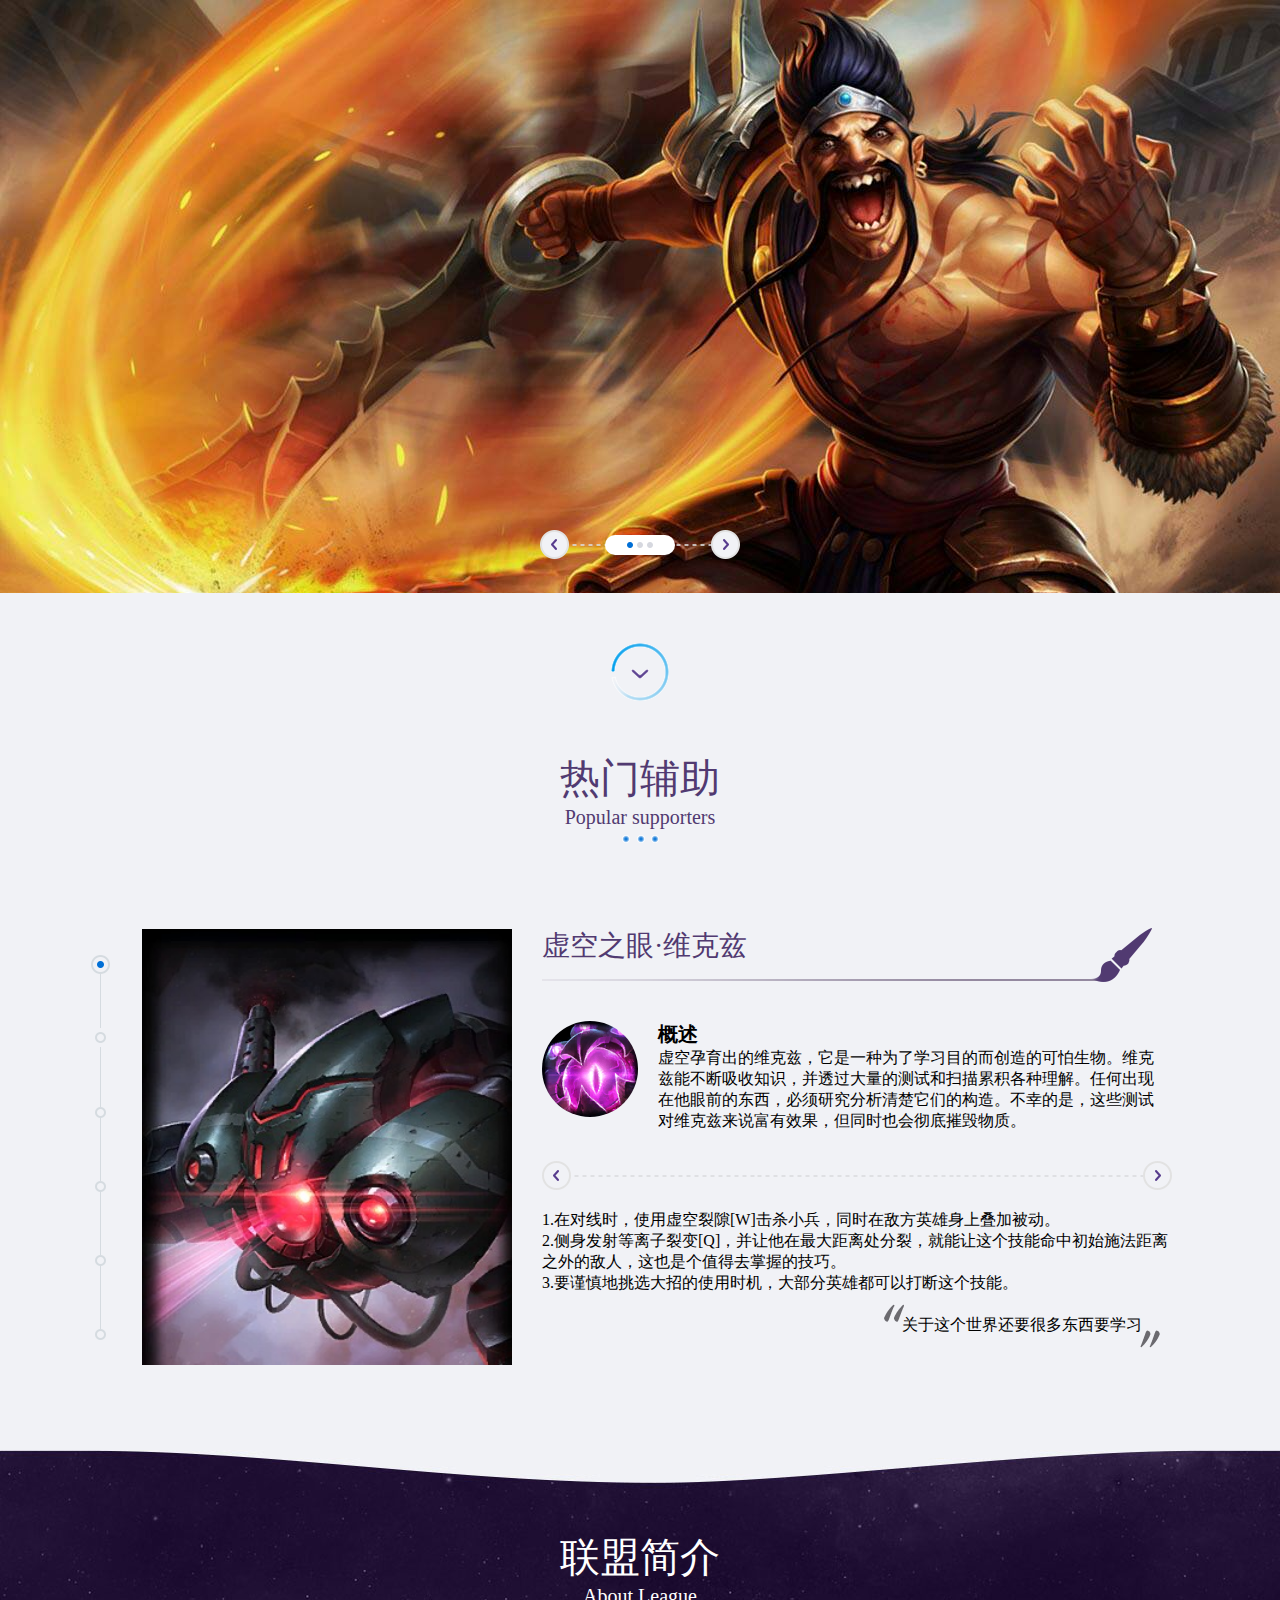
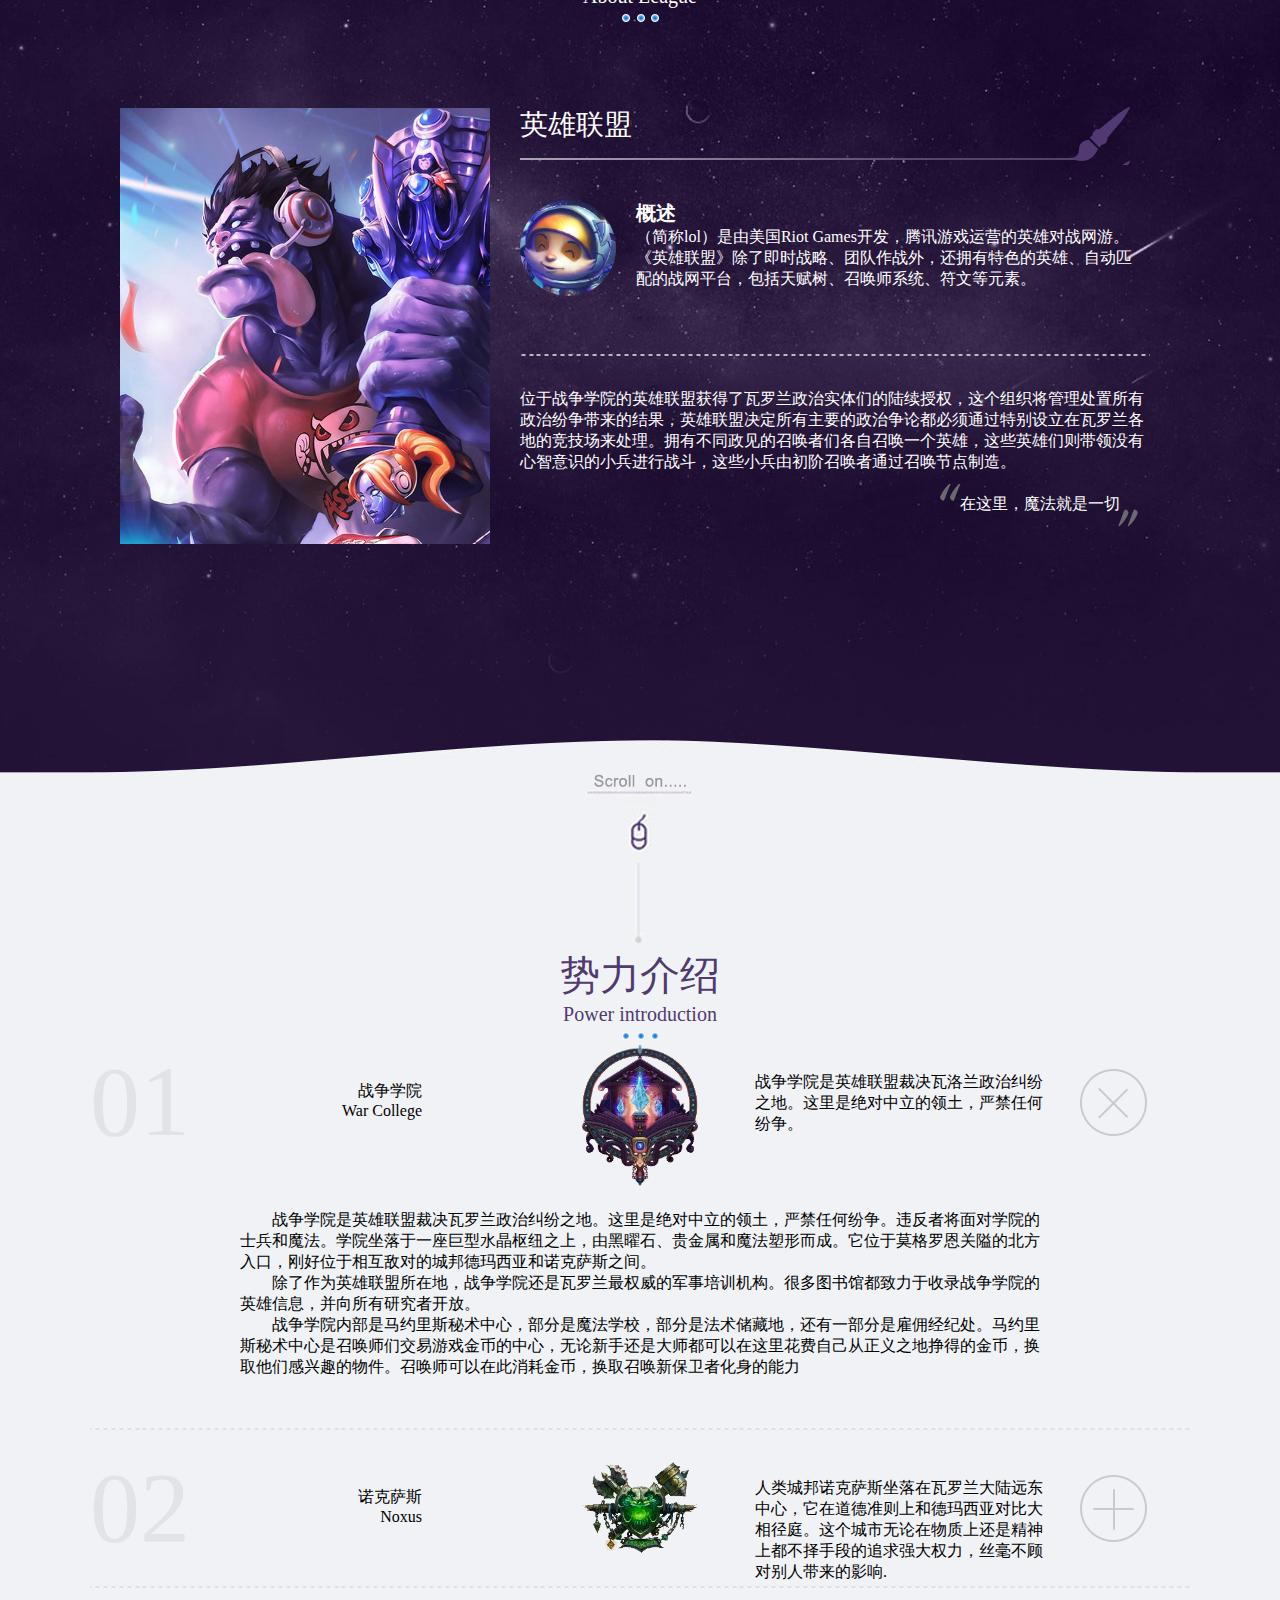
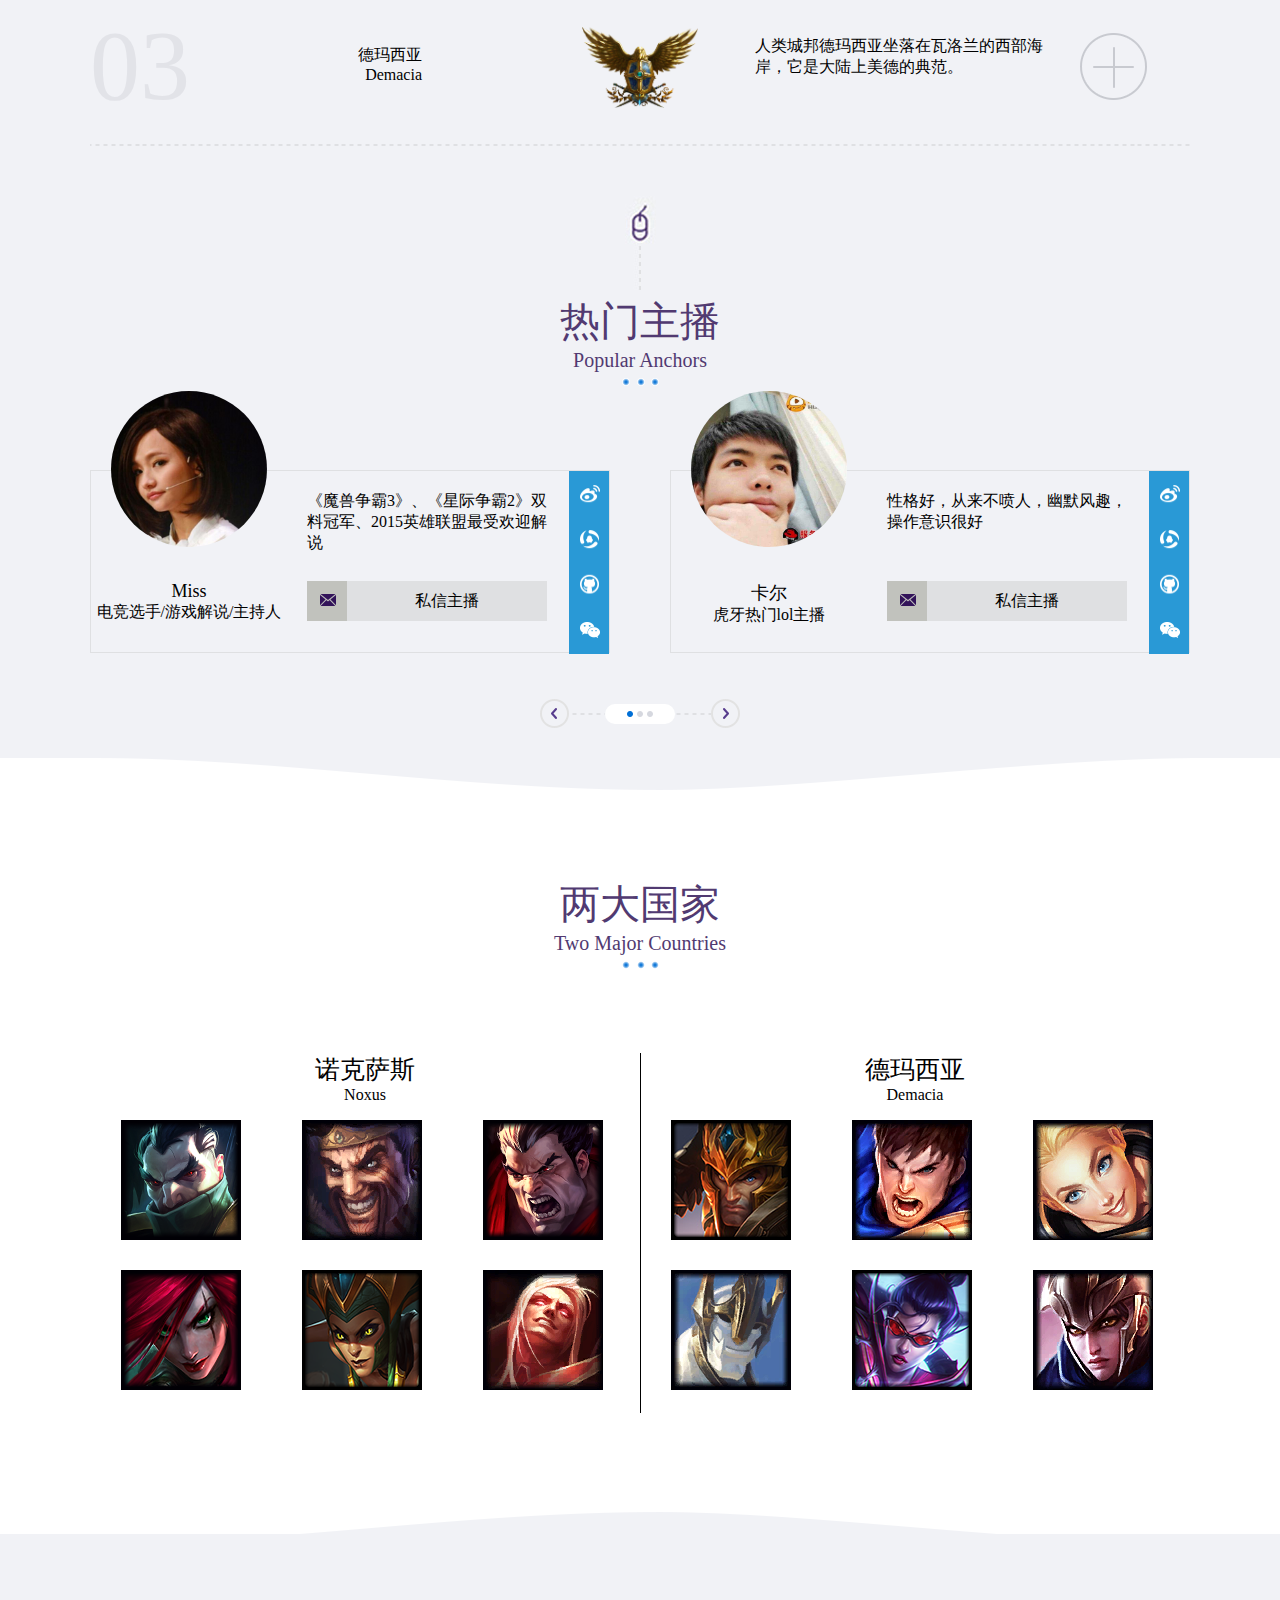
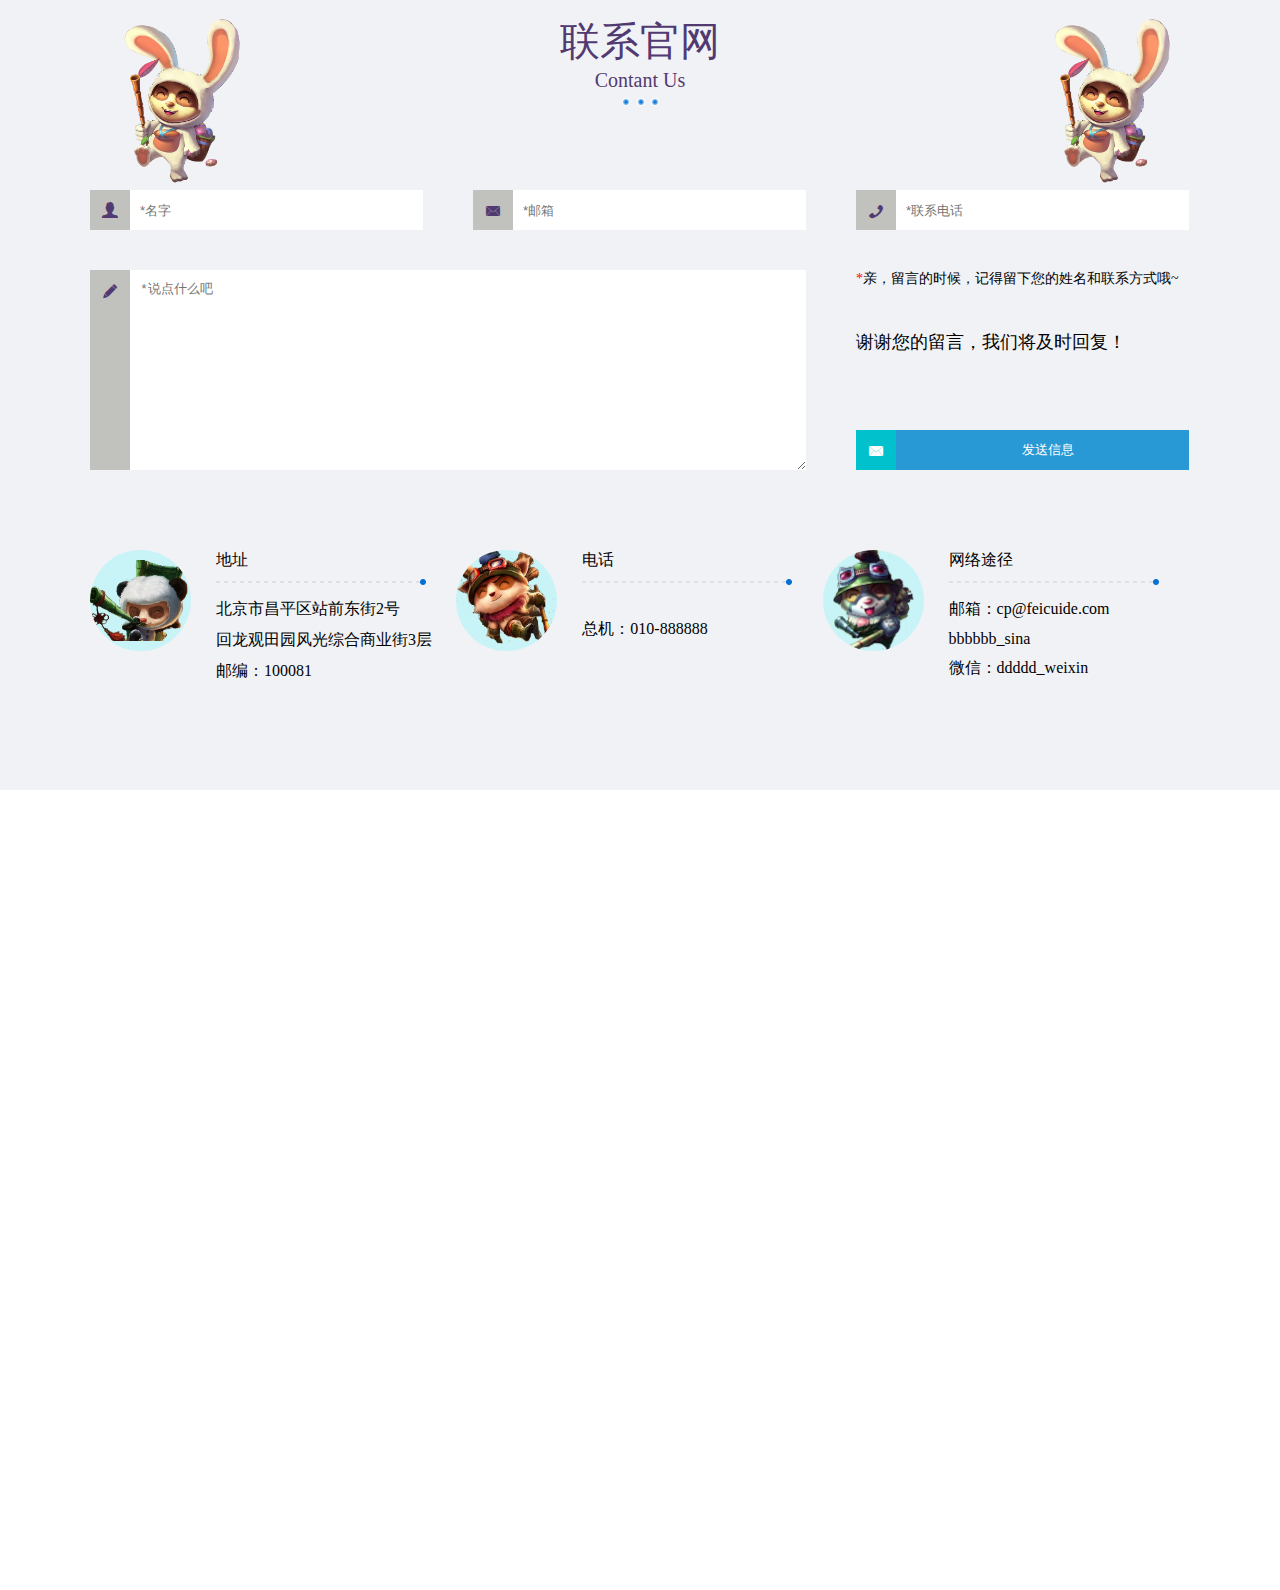
<file: index.html>
<!DOCTYPE html PUBLIC "-//W3C//DTD HTML 4.01//EN"
"http://www.w3.org/TR/html4/strict.dtd">

<html xmlns="http://www.w3.org/1999/xhtml" lang="en">

	<head>
		<meta http-equiv="Content-Type" content="text/html; charset=UTF-8" />
		<link rel="stylesheet" type="text/css" href="css/index.css" />
		<link rel="stylesheet" type="text/css" href="阿里云图标/font_455638_qtvr72z2sx2prpb9/iconfont.css" />
		<link rel="stylesheet" type="text/css" href="Animate/animate.min.css" />
		<script src="http://libs.baidu.com/jquery/2.1.4/jquery.min.js" type="text/javascript" charset="utf-8"></script>
		<script type="text/javascript" src="http://api.map.baidu.com/api?v=2.0&ak=4jxgCtbBa7DKcpPOWXeExwe0F49g3H8H"></script>
		<!--<script src="js/move.js" type="text/javascript" charset="utf-8"></script>-->
		<title>英雄联盟全新网站</title>
		<link rel="icon" sizes="any" mask="" href="images/lol/lol_icon.ico">
	</head>

	<body>
		<div id="header"></div>
		<div class="youxia">
			<div class="shang"></div>
			<div class="clear_both"></div>
			<div class="letter" onclick="window.open('article.html?type=telUs','_self')"></div>
		</div>
		<div class="part1">
			<div class="wenzi">
				<div class="wenzi_son show">
					<!--<div class="wenzi_1_a white animated bounceInLeft">看起来我去到哪血就流到哪</div>
					<div class="wenzi_2_a white animated bounceInRight">给他们伤口撒点盐</div>
					<div class="wenzi_3_a white animated flash">欢迎来到德莱文联盟</div>
					-->
				</div>
				<div class="wenzi_son">
					<!--<div class="wenzi_1_b white animated bounceInLeft">你们太过依赖自己的武器了，要试着放手</div>
					<div class="wenzi_2_b white animated bounceInRight">平衡，存乎万物之间</div>
					<div class="wenzi_3_b white animated flash">我的剑刃愿为您效劳</div>-->
				</div>
				<div class="wenzi_son">
					<!--<div class="wenzi_1_c white animated bounceInLeft">入体冰凉的月光，都比不上你绝情的目光</div>
					<div class="wenzi_2_c white animated bounceInRight">为了击碎你伪装的表面</div>
					<div class="wenzi_3_c white animated flash">我只能用尽全身力气挥出那惊鸿的半月弧光</div>-->
				</div>
			</div>
			<div class="lun">
				<div class="lun_left float_left"></div>
				<div class="lun_middle float_left">
					<img src="images/next&prev_now.png" />
					<img src="images/next&prev_others.png" />
					<img src="images/next&prev_others.png" />
				</div>
				<div class="lun_right float_left"></div>
			</div>
		</div>
		<div class="part2">
			<div class="clear_both_50"></div>
			<div class="part2_1">
				<img src="images/goOn_icon01.png" />
			</div>
			<div class="part2_2">
				<p class="de_1">热门辅助</p>
				<p class="de_2">Popular supporters</p>
				<img src="images/three_points01.png" />
			</div>
			<div class="clear_both_80"></div>
			<div class="part2_content">
				<div class="part2_c_1">
					<img src="images/jiejian_now_line.png" />
					<div class="chanpin yi"><img src="images/chanpin_nowline_daquan.png" /></div>
					<div class="chanpin er"><img src="images/chanpin_nowline_daquan.png" /></div>
					<div class="chanpin san"><img src="images/chanpin_nowline_daquan.png" /></div>
					<div class="chanpin si"><img src="images/chanpin_nowline_daquan.png" /></div>
					<div class="chanpin wu"><img src="images/chanpin_nowline_daquan.png" /></div>
					<div class="chanpin liu"><img src="images/chanpin_nowline_daquan.png" /></div>
					<div class="chanpin_bai"><img src="images/chanpin_nowline_xiaoquan.png" /></div>
					<div class="chanpin_kong"></div>
				</div>
				<div class="part2_c_2">
					<img class="part2_middle show" src="images/lol/picture_lol07.jpg" />
					<img class="part2_middle" src="images/lol/picture_lol08.jpg" />
					<img class="part2_middle" src="images/lol/picture_lol09.jpg" />
					<img class="part2_middle" src="images/lol/picture_lol10.jpg" />
					<img class="part2_middle" src="images/lol/picture_lol11.jpg" />
					<img class="part2_middle" src="images/lol/picture_lol12.jpg" />
				</div>
				<div class="part2_c_3">
					<div class="c_3_3">
						<div class="c_3_3_1"></div>
						<div class="c_3_3_2"></div>
					</div>

					<div class="part2_c_3_son show">
						<div class="c_3_0 animated fadeInDown">虚空之眼·维克兹</div>
						<div class="c_3_1">
							<div class="apen_line">
								<div class="apen"></div>
							</div>
						</div>
						<div class="c_3_2">
							<div class="c_3_2_left animated fadeInLeft">
								<img class="" src="images/lol/picture_lol_head1.jpg" />
							</div>
							<div class="c_3_2_right animated fadeInRight">
								<div class="a1">概述</div>
								<div class="a2">虚空孕育出的维克兹，它是一种为了学习目的而创造的可怕生物。维克兹能不断吸收知识，并透过大量的测试和扫描累积各种理解。任何出现在他眼前的东西，必须研究分析清楚它们的构造。不幸的是，这些测试对维克兹来说富有效果，但同时也会彻底摧毁物质。</div>
							</div>
							<div class="clear_both"></div>
						</div>
						<div class="clear_both_29"></div>
						<div class="c_3_4 animated fadeInUp">
							<p>1.在对线时，使用虚空裂隙[W]击杀小兵，同时在敌方英雄身上叠加被动。</p>
							<p>2.侧身发射等离子裂变[Q]，并让他在最大距离处分裂，就能让这个技能命中初始施法距离之外的敌人，这也是个值得去掌握的技巧。</p>
							<p>3.要谨慎地挑选大招的使用时机，大部分英雄都可以打断这个技能。</p>
							<div class="a3">关于这个世界还要很多东西要学习</div>
							<div class="yinhao_zuo1"><img src="images/yinhao_zuo.png" /></div>
							<div class="yinhao_you"><img src="images/yinhao_you.png" /></div>
						</div>
					</div>
					<div class="part2_c_3_son">
						<div class="c_3_0 animated fadeInDown">众星之子·索拉卡</div>
						<div class="c_3_1">
							<div class="apen_line">
								<div class="apen"></div>
							</div>
						</div>
						<div class="c_3_2">
							<div class="c_3_2_left animated fadeInLeft">
								<img class="" src="images/lol/picture_lol_head2.jpg" />
							</div>
							<div class="c_3_2_right animated fadeInRight">
								<div class="a1">概述</div>
								<div class="a2">索拉卡，艾欧尼亚的众星之子，是同族的第一人。当人们蜂涌着去开发瓦洛兰丰富的魔法能量时，她却首开先河来探索宇宙自身的魔法能量——宇宙仿佛一个自成体系的天体汪洋，符文之地就遨游于其他相似天体之中。</div>
							</div>
							<div class="clear_both"></div>
						</div>

						<div class="clear_both_29"></div>
						<div class="c_3_4 animated fadeInUp">
							<p>1.索拉卡是个很强大的盟友，用她的治疗技能让己方团队不停前进。</p>
							<p>2.索拉卡可以在地图的任意位置用祈愿（R）拯救原本要丧命的队友。</p>
							<p>3.星体结界（E）在限制敌方走位时非常强大。</p>
							<div class="a3">只要我还活着，就不会有人遭受苦难</div>
							<div class="yinhao_zuo2"><img src="images/yinhao_zuo.png" /></div>
							<div class="yinhao_you"><img src="images/yinhao_you.png" /></div>
						</div>
					</div>
					<div class="part2_c_3_son">
						<div class="c_3_0 animated fadeInDown">琴瑟仙女·娑娜</div>
						<div class="c_3_1">
							<div class="apen_line">
								<div class="apen"></div>
							</div>
						</div>
						<div class="c_3_2">
							<div class="c_3_2_left animated fadeInLeft">
								<img class="" src="images/lol/picture_lol_head3.jpg" />
							</div>
							<div class="c_3_2_right animated fadeInRight">
								<div class="a1">概述</div>
								<div class="a2">她从小随着神秘古琴“叆华”在艾欧尼亚孤儿院长大，之后被名叫乐斯塔拉布维尔的德玛西亚贵妇人领养并训练琴技。</div>
							</div>
							<div class="clear_both"></div>
						</div>
						<div class="clear_both_29"></div>
						<div class="c_3_4 animated fadeInUp">
							<p>1.运用【Q英勇赞美诗】的额外法术强度来强化你的下一个技能。</p>
							<p>2.将【R狂舞终乐章】留到改变局势的那一刻。</p>
							<p>3.不断地在【E迅捷奏鸣曲】和【W坚毅咏叹调】之间来回切换，将会使你的生存能力最大化。</p>
							<div class="a3">我用意念传达给您</div>
							<div class="yinhao_zuo3"><img src="images/yinhao_zuo.png" /></div>
							<div class="yinhao_you"><img src="images/yinhao_you.png" /></div>
						</div>
					</div>
					<div class="part2_c_3_son">
						<div class="c_3_0 animated fadeInDown">天启者·卡尔玛</div>
						<div class="c_3_1">
							<div class="apen_line">
								<div class="apen"></div>
							</div>
						</div>
						<div class="c_3_2">
							<div class="c_3_2_left animated fadeInLeft">
								<img class="" src="images/lol/picture_lol_head4.jpg" />
							</div>
							<div class="c_3_2_right animated fadeInRight">
								<div class="a1">概述</div>
								<div class="a2">卡尔玛是一个非常全能的法师。经过重制之后她可攻可守的灵活性造就了她中单、上单的优势，强大的POKE能力和RE连招可以为自己的队友带来很多优势，也很高因此不论在上路、中路还是下路都有她的一席之地。作为辅助天启者卡尔玛也可以非常优秀并且她的技能机制非常独特。</div>
							</div>
							<div class="clear_both"></div>
						</div>
						<div class="clear_both_29"></div>
						<div class="c_3_4 animated fadeInUp">
							<p>1.聚能之炎鼓励激进型的打法。多用技能和普攻来降低梵咒的冷却时间。</p>
							<p>2.在使用坚定不移时，可用心灵烈焰减速或用鼓舞来加速。</p>
							<p>3.聚能之炎是最强大的团战技能，可以轻易地为梵咒进行多次充能。</p>
							<div class="a3">我们遭受了多少，就领悟了多少</div>
							<div class="yinhao_zuo4"><img src="images/yinhao_zuo.png" /></div>
							<div class="yinhao_you"><img src="images/yinhao_you.png" /></div>
						</div>
					</div>
					<div class="part2_c_3_son">
						<div class="c_3_0 animated fadeInDown">唤潮鲛姬·娜美</div>
						<div class="c_3_1">
							<div class="apen_line">
								<div class="apen"></div>
							</div>
						</div>
						<div class="c_3_2">
							<div class="c_3_2_left animated fadeInLeft">
								<img class="" src="images/lol/picture_lol_head5.jpg" />
							</div>
							<div class="c_3_2_right animated fadeInRight">
								<div class="a1">概述</div>
								<div class="a2">娜美引导着海洋的原始能量，来统御海洋神秘的恢复特性，并号令潮汐本身的狂野能量。娜美是一个非常全能的辅助英雄，软控硬控兼备，并且还有着不错的治疗能力，更重要的是，她强大的控制和减速技能能够很好的帮助队友击杀和逃生。</div>
							</div>
							<div class="clear_both"></div>
						</div>
						<div class="clear_both_29"></div>
						<div class="c_3_4 animated fadeInUp">
							<p>1.【Q碧波之牢】的冷却时间很长，要确保在正确的时机使用它。</p>
							<p>2.在交战中对敌方英雄使用【W冲击之潮】，将会让团战走势朝着有利于你的方向倾斜。</p>
							<p>3.娜美的大招在对远处的敌人发起先手时非常给力。</p>
							<div class="a3">大海会再次让他们沉睡</div>
							<div class="yinhao_zuo5"><img src="images/yinhao_zuo.png" /></div>
							<div class="yinhao_you"><img src="images/yinhao_you.png" /></div>
						</div>
					</div>
					<div class="part2_c_3_son">
						<div class="c_3_0 animated fadeInDown">魂锁典狱长·锤石</div>
						<div class="c_3_1">
							<div class="apen_line">
								<div class="apen"></div>
							</div>
						</div>
						<div class="c_3_2">
							<div class="c_3_2_left animated fadeInLeft">
								<img class="" src="images/lol/picture_lol_head6.jpg" />
							</div>
							<div class="c_3_2_right animated fadeInRight">
								<div class="a1">概述</div>
								<div class="a2">锤石是游戏中最强的辅助之一。有钩人的技能，普攻伤害高，大量的控制技能，在团战中大招可以作为先手技能也可以用于保护输出，技能耗蓝相对降低，在辅助英雄里属性成长较好，难以被gank，配合打野gank很容易，被动技能为吸收灵魂增加护甲和法术强度。</div>
							</div>
							<div class="clear_both"></div>
						</div>
						<div class="clear_both_29"></div>
						<div class="c_3_4 animated fadeInUp">
							<p>1.沟通，是用好锤石的【W魂引之灯】的关键。让你的队友了解你要怎样用它。</p>
							<p>2.【Q死亡判决】和【E厄运钟摆】可以任意组合，从而形成强力连招。</p>
							<p>3.锤石不用亲自击杀单位也可以收集灵魂。规划好你的地图走位，来尽可能多地接近死亡，从而让你最有效率地收集灵魂。</p>
							<div class="a3">我们要怎样进行这另人愉悦的折磨呢</div>
							<div class="yinhao_zuo6"><img src="images/yinhao_zuo.png" /></div>
							<div class="yinhao_you"><img src="images/yinhao_you.png" /></div>
						</div>
					</div>
				</div>
			</div>
			<div class="clear_both_80"></div>
		</div>
		<div class="part3">
			<div class="part3_1">
				<div class="clear_both_80"></div>
				<p class="jian_1">联盟简介</p>
				<p class="jian_2">About League</p>
				<img src="images/three_points01.png" />
			</div>
			<div class="clear_both_80"></div>
			<div class="part2_content white">
				<div class="part2_c_2">
					<img src="images/lol/picture_lol_background.jpg" />
				</div>
				<div class="part2_c_3">
					<div class="part3_c_3_son show">
						<div class="c_3_0 white">英雄联盟</div>
						<div class="c_3_1">
							<div class="apen_line">
								<div class="apen_1"></div>
							</div>
						</div>
						<div class="c_3_2">
							<div class="c_3_2_left">
								<img src="images/lol/picture_lol_head7.jpg" />
							</div>
							<div class="c_3_2_right">
								<div class="a1">概述</div>
								<div class="a2">（简称lol）是由美国Riot Games开发，腾讯游戏运营的英雄对战网游。《英雄联盟》除了即时战略、团队作战外，还拥有特色的英雄、自动匹配的战网平台，包括天赋树、召唤师系统、符文等元素。</div>
							</div>
							<div class="clear_both"></div>
						</div>

						<div class="clear_line"></div>

						<div class="c_3_4">
							<div>位于战争学院的英雄联盟获得了瓦罗兰政治实体们的陆续授权，这个组织将管理处置所有政治纷争带来的结果，英雄联盟决定所有主要的政治争论都必须通过特别设立在瓦罗兰各地的竞技场来处理。拥有不同政见的召唤者们各自召唤一个英雄，这些英雄们则带领没有心智意识的小兵进行战斗，这些小兵由初阶召唤者通过召唤节点制造。</div>
							<div class="a3">在这里，魔法就是一切</div>
							<div class="yinhao_zuo7"><img src="images/yinhao_zuo.png" /></div>
							<div class="yinhao_you"><img src="images/yinhao_you.png" /></div>
						</div>
					</div>
				</div>
			</div>
		</div>
		<div class="part4">
			<div class="part4_1">
				<img src="images/yewu_zhiyinimg.jpg" />
			</div>
			<div class="part4_2">
				<p class="de_1">势力介绍</p>
				<p class="de_2">Power introduction</p>
				<img src="images/three_points01.png" />
			</div>
			<div class="part4_3">
				<div class="show_1">
					<div class="show_1_1">01</div>
					<div class="show_1_2">
						<div class="show_1_2_son">
							<div class="show_1_2_f">战争学院</div>
							<div class="show_1_2_f">War College</div>
						</div>
					</div>
					<div class="show_1_3"><img src="images/lol/picture_lol_area1.gif" /></div>
					<div class="show_1_4">
						<p class="show_1_4_1">战争学院是英雄联盟裁决瓦洛兰政治纠纷之地。这里是绝对中立的领土，严禁任何纷争。 </p>
					</div>
					<div class="show_1_5">
						<div class="show_1_5_kuozhan">
							<img class="cha huan" src="images/business_zhankaishouqi.png" />
						</div>
					</div>
				</div>
				<div class="clear_both_20"></div>
				<div class="hid_1 h_show">
					<div class="most_wold">
						<p>战争学院是英雄联盟裁决瓦罗兰政治纠纷之地。这里是绝对中立的领土，严禁任何纷争。违反者将面对学院的士兵和魔法。学院坐落于一座巨型水晶枢纽之上，由黑曜石、贵金属和魔法塑形而成。它位于莫格罗恩关隘的北方入口，刚好位于相互敌对的城邦德玛西亚和诺克萨斯之间。</p>
						<p>除了作为英雄联盟所在地，战争学院还是瓦罗兰最权威的军事培训机构。很多图书馆都致力于收录战争学院的英雄信息，并向所有研究者开放。</p>
						<p>战争学院内部是马约里斯秘术中心，部分是魔法学校，部分是法术储藏地，还有一部分是雇佣经纪处。马约里斯秘术中心是召唤师们交易游戏金币的中心，无论新手还是大师都可以在这里花费自己从正义之地挣得的金币，换取他们感兴趣的物件。召唤师可以在此消耗金币，换取召唤新保卫者化身的能力</p>
					</div>
				</div>
				<div class="clear_both_20"></div>
				<div class="long_line"></div>
				<div class="clear_both_20"></div>
				<div class="show_2">
					<div class="show_1_1">02</div>
					<div class="show_1_2">
						<div class="show_1_2_son">
							<div class="show_1_2_f">诺克萨斯</div>
							<div class="show_1_2_f">Noxus</div>
						</div>
					</div>
					<div class="show_1_3"><img src="images/lol/picture_lol_area2.gif" /></div>
					<div class="show_1_4">
						<p class="show_1_4_1">人类城邦诺克萨斯坐落在瓦罗兰大陆远东中心，它在道德准则上和德玛西亚对比大相径庭。这个城市无论在物质上还是精神上都不择手段的追求强大权力，丝毫不顾对别人带来的影响.</p>
					</div>
					<div class="show_1_5">
						<div class="show_1_5_kuozhan">
							<img class="cha" src="images/business_zhankaishouqi.png" />
						</div>
					</div>
				</div>
				<div class="hid_1">
					<div class="most_wold">
						<p>人类城邦诺克萨斯坐落在瓦罗兰大陆远东中心，它在道德准则上和德玛西亚对比大相径庭。这个城市无论在物质上还是精神上都不择手段的追求强大权力，丝毫不顾对别人带来的影响。</p>
						<p>就诺克萨斯居民的素质而言，基本都是这条准则的支持者。虽然看起来很残酷，不过并非就是混乱的标志。由于人之本性，诺克萨斯是一个有序的城邦，保护局面不受侵害，至少不受同类侵害。不过在诺克萨斯，有权者受到法律的明显偏袒保护。此地政治上的最高统治机构是诺克萨斯最高统帅部，这也是该国最高军事权力机构。在诺克萨斯，军队控制着政治版图的方方面面；战争和政治没有明显的分界线。</p>
					</div>
				</div>
				<div class="clear_both_20"></div>
				<div class="long_line"></div>
				<div class="clear_both_20"></div>
				<div class="show_3">
					<div class="show_1_1">03</div>
					<div class="show_1_2">
						<div class="show_1_2_son">
							<div class="show_1_2_f">德玛西亚</div>
							<div class="show_1_2_f">Demacia</div>
						</div>
					</div>
					<div class="show_1_3"><img src="images/lol/picture_lol_area3.jpg" /></div>
					<div class="show_1_4">
						<p class="show_1_4_1">人类城邦德玛西亚坐落在瓦洛兰的西部海岸，它是大陆上美德的典范。</p>
					</div>
					<div class="show_1_5">
						<div class="show_1_5_kuozhan">
							<img class="cha" src="images/business_zhankaishouqi.png" />
						</div>
					</div>
				</div>
				<div class="hid_1">
					<div class="most_wold">
						<p>人类城邦德玛西亚坐落在瓦罗兰的西部海岸。德玛西亚人民的共同目标是通过善良和正义让所有人都过得更好。他们认为恶毒自私如同疾病，应当从人类灵魂中根除。来到德玛西亚并定居于此的人们，具有和本地居民一样的理想和美德。损人利己的人很快会发现，在这里他们下场是放逐或者更糟。</p>
						<p>德玛西亚是一座闪亮的灯塔，放射出人性的希望之光，这座城市本身即为信念的直观展示。城市看上去纯净质朴，高耸的尖塔点缀着德玛西亚的地平线。</p>
						<p>德玛西亚是最早支持英雄联盟的城邦之一，不过他们的出发点不是维护星球的稳定性，更多的是处于对诺克萨斯对瓦罗兰威胁的担忧。</p>
					</div>
				</div>
				<div class="clear_both_20"></div>
				<div class="long_line"></div>
				<div class="clear_both_50"></div>
				<div class="part4_1">
					<img src="images/tuandui_zhiyinimg.jpg" />
				</div>
				<div class="part4_2">
					<p class="de_1">热门主播</p>
					<p class="de_2">Popular Anchors</p>
					<img src="images/three_points01.png" />
				</div>
				<div class="part4_last">
					<div class="part4_la_son">
						<div class="clear_both_80"></div>
						<div class="la fir">
							<div class="touxiang"><img src="images/lol/picture_lol_zhubo1.jpg" /></div>
							<div class="la_left float_left">
								<div class="clear_both_110"></div>
								<p class="la_left_1">Miss</p>
								<p>电竞选手/游戏解说/主持人</p>
							</div>
							<div class="la_middle float_left">
								<div class="jianli">
									<div class="lol_zhubo">《魔兽争霸3》、《星际争霸2》双料冠军、2015英雄联盟最受欢迎解说</div>
									<div class="youxiang">
										<div class="you_tu">
											<img class="team_con_tu" src="images/team_contact.png" />
										</div>
										<div class="you_fa">私信主播</div>
									</div>
								</div>
							</div>
							<div class="la_right float_left">
								<div class="la_right_fang k_1"></div>
								<div class="la_right_fang k_2"></div>
								<div class="la_right_fang k_3"></div>
								<div class="la_right_fang k_4"></div>
								<!--<img class="team_con" src="images/team_contact.png"/>-->
							</div>
						</div>
						<div class="la fir">
							<div class="touxiang"><img src="images/lol/picture_lol_zhubo2.jpg" /></div>
							<div class="la_left float_left">
								<div class="clear_both_110"></div>
								<p class="la_left_1">卡尔</p>
								<p>虎牙热门lol主播</p>
							</div>
							<div class="la_middle float_left">
								<div class="jianli">
									<div class="lol_zhubo">性格好，从来不喷人，幽默风趣，操作意识很好</div>
									<div class="youxiang">
										<div class="you_tu">
											<img class="team_con_tu" src="images/team_contact.png" />
										</div>
										<div class="you_fa">私信主播</div>
									</div>
								</div>
							</div>
							<div class="la_right float_left">
								<div class="la_right_fang k_1"></div>
								<div class="la_right_fang k_2"></div>
								<div class="la_right_fang k_3"></div>
								<div class="la_right_fang k_4"></div>
							</div>
						</div>
						<div class="la fir">
							<div class="touxiang"><img src="images/lol/picture_lol_zhubo3.jpg" /></div>
							<div class="la_left float_left">
								<div class="clear_both_110"></div>
								<p class="la_left_1">若风</p>
								<p>前英雄联盟职业选手\游戏解说</p>
							</div>
							<div class="la_middle float_left">
								<div class="jianli">
									<div class="lol_zhubo">IPL5世界冠军、IPL5世界总决赛冠军</div>
									<div class="youxiang">
										<div class="you_tu">
											<img class="team_con_tu" src="images/team_contact.png" />
										</div>
										<div class="you_fa">私信主播</div>
									</div>
								</div>
							</div>
							<div class="la_right float_left">
								<div class="la_right_fang k_1"></div>
								<div class="la_right_fang k_2"></div>
								<div class="la_right_fang k_3"></div>
								<div class="la_right_fang k_4"></div>
							</div>
						</div>
						<div class="la">
							<div class="touxiang"><img src="images/lol/picture_lol_zhubo4.png" /></div>
							<div class="la_left float_left">
								<div class="clear_both_110"></div>
								<p class="la_left_1">草莓</p>
								<p>英雄联盟职业选手</p>
							</div>
							<div class="la_middle float_left">
								<div class="jianli">
									<div class="lol_zhubo">2013IEM中国区冠军，2013WCG中国总决赛亚军</div>
									<div class="youxiang">
										<div class="you_tu">
											<img class="team_con_tu" src="images/team_contact.png" />
										</div>
										<div class="you_fa">私信主播</div>
									</div>
								</div>
							</div>
							<div class="la_right float_left">
								<div class="la_right_fang k_1"></div>
								<div class="la_right_fang k_2"></div>
								<div class="la_right_fang k_3"></div>
								<div class="la_right_fang k_4"></div>
							</div>
						</div>
					</div>
				</div>
			</div>
			<div class="lun2">
				<div class="lun_left float_left"></div>
				<div class="lun_middle float_left">
					<img src="images/next&prev_now.png" />
					<img src="images/next&prev_others.png" />
					<img src="images/next&prev_others.png" />
				</div>
				<div class="lun_right float_left"></div>
			</div>
		</div>
		<div class="part5">
			<div class="false_top"><img src="images/hezuo_topbg.png" /></div>
			<div class="part4_2">
				<div class="clear_both_80"></div>
				<p class="de_1">两大国家</p>
				<p class="de_2">Two Major Countries</p>
				<img src="images/three_points01.png" />
				<div class="clear_both_80"></div>
			</div>
			<div class="part5_content">
				<div class="part5_c_1">
					<div class="part5_wen">
						<p class="xiao_wen">诺克萨斯</p>
						<p>Noxus</p>
					</div>
					<div class="shangbiao">
						<ul>
							<li>
								<img src="images/lol/picture_lol_head8.png" title="策士统领-斯维因"/>
							</li>
							<li>
								<img src="images/lol/picture_lol_head9.png" title="荣耀行刑官-德莱文"/>
							</li>
							<li>
								<img src="images/lol/picture_lol_head10.png" title="诺克萨斯之手-德莱厄斯"/>
							</li>
							<li>
								<img src="images/lol/picture_lol_head11.png" title="不祥之刃-卡特琳娜"/>
							</li>
							<li>
								<img src="images/lol/picture_lol_head12.png" title="魔蛇之拥-卡西奥佩娅"/>
							</li>
							<li>
								<img src="images/lol/picture_lol_head13.png" title="猩红收割者-弗拉基米尔"/>
							</li>
						</ul>
					</div>
				</div>
				<div class="part5_c_1">
					<div class="part5_wen">
						<p class="xiao_wen">德玛西亚</p>
						<p>Demacia</p>
					</div>
					<div class="shangbiao">
						<ul>
							<li>
								<img src="images/lol/picture_lol_head14.png" title="德玛西亚皇子—嘉文四世"/>
							</li>
							<li>
								<img src="images/lol/picture_lol_head15.png" title="德玛西亚之力—盖伦"/>
							</li>
							<li>
								<img src="images/lol/picture_lol_head16.png" title="光辉女郎—拉克丝"/>
							</li>
							<li>
								<img src="images/lol/picture_lol_head17.png" title="哨兵之殇—加里奥"/>
							</li>
							<li>
								<img src="images/lol/picture_lol_head18.png" title="暗夜猎手—薇恩"/>
							</li>
							<li>
								<img src="images/lol/picture_lol_head19.png" title="德玛西亚之翼—奎因"/>
							</li>
						</ul>
					</div>
				</div>
				<div class="shuxian"></div>
			</div>
			<div class="false_bottom"><img src="images/hezuo_bottombg.png" /></div>
		</div>
		<div class="part6">
			
			<div class="part4_2">
				<div class="clear_both_80"></div>
				<p class="de_1">联系官网</p>
				<p class="de_2">Contant Us</p>
				<img src="images/three_points01.png" />
				<div class="clear_both_80"></div>
			</div>
			<div class="part6_content">
				<img class="lol_title1" src="images/lol/picture_lol_title.png"/>
				<img class="lol_title2" src="images/lol/picture_lol_title.png"/>
				<form action="" method="post">
					<div class="person">
						<div class="per_name">
							<div class="per_biao"><i class="iconfont icon-ren"></i></div>
							<input type="text" id="p_name" value="" placeholder="*名字" />
						</div>
						<div class="per_youxiang">
							<div class="per_biao"><i class="iconfont icon-youjian"></i></div>
							<input type="text" id="p_youxiang" value="" placeholder="*邮箱" />
						</div>
						<div class="per_tel">
							<div class="per_biao"><i class="iconfont icon-dianhua1"></i></div>
							<input type="text" id="p_tel" value="" placeholder="*联系电话" />
						</div>
					</div>
					<div class="per_liuyan">
						<div class="per_pen">
							<div class="per_biao_1"><i class="iconfont icon-bi"></i></div>
							<textarea name="" rows="" cols="" id="p_liuyan" placeholder="*说点什么吧"></textarea>
						</div>
						<div class="liu_shuo">
							<div class="little_wen"><span>*</span>亲，留言的时候，记得留下您的姓名和联系方式哦~</div>
							<div class="zhong_wen">谢谢您的留言，我们将及时回复！</div>
							<div class="per_tel">
								<div class="per_biao danlan"><i class="iconfont icon-youjian"></i></div>
								<input type="submit" id="p_fasong" class="shenlan" value="发送信息" />
							</div>
						</div>
					</div>
				</form>
				<div class="guan_lian">
					<div class="dizhi">
						<div class="dizhi_tu1"></div>
						<div class="dizhi_de">
							<div>地址</div>
							<div><img src="images/lianxi_kuaier_bg.png" /></div>
							<div>
								<p class="op">北京市昌平区站前东街2号</p>
								<p class="op">回龙观田园风光综合商业街3层</p>
								<p class="op">邮编：100081</p>
							</div>
						</div>
					</div>
					<div class="dizhi">
						<div class="dizhi_tu2"></div>
						<div class="dizhi_de">
							<div>电话</div>
							<div><img src="images/lianxi_kuaier_bg.png" /></div>
							<div>
								<p class="op1">总机：010-888888</p>
							</div>
						</div>
					</div>
					<div class="dizhi">
						<div class="dizhi_tu3"></div>
						<div class="dizhi_de">
							<div>网络途径</div>
							<div><img src="images/lianxi_kuaier_bg.png" /></div>
							<div>
								<p class="op">邮箱：cp@feicuide.com</p>
								<p class="op">bbbbbb_sina</p>
								<p class="op">微信：ddddd_weixin</p>
							</div>
						</div>
					</div>
				</div>
			</div>
		</div>
		<div class="part7_fa">
			<div class="part7" id="map"></div>
			
		</div>
		<div id="footer"></div>
		<script src="js/map.js" type="text/javascript" charset="utf-8"></script>
		<script src="js/index.js" type="text/javascript" charset="utf-8"></script>
	</body>

</html>
</file>
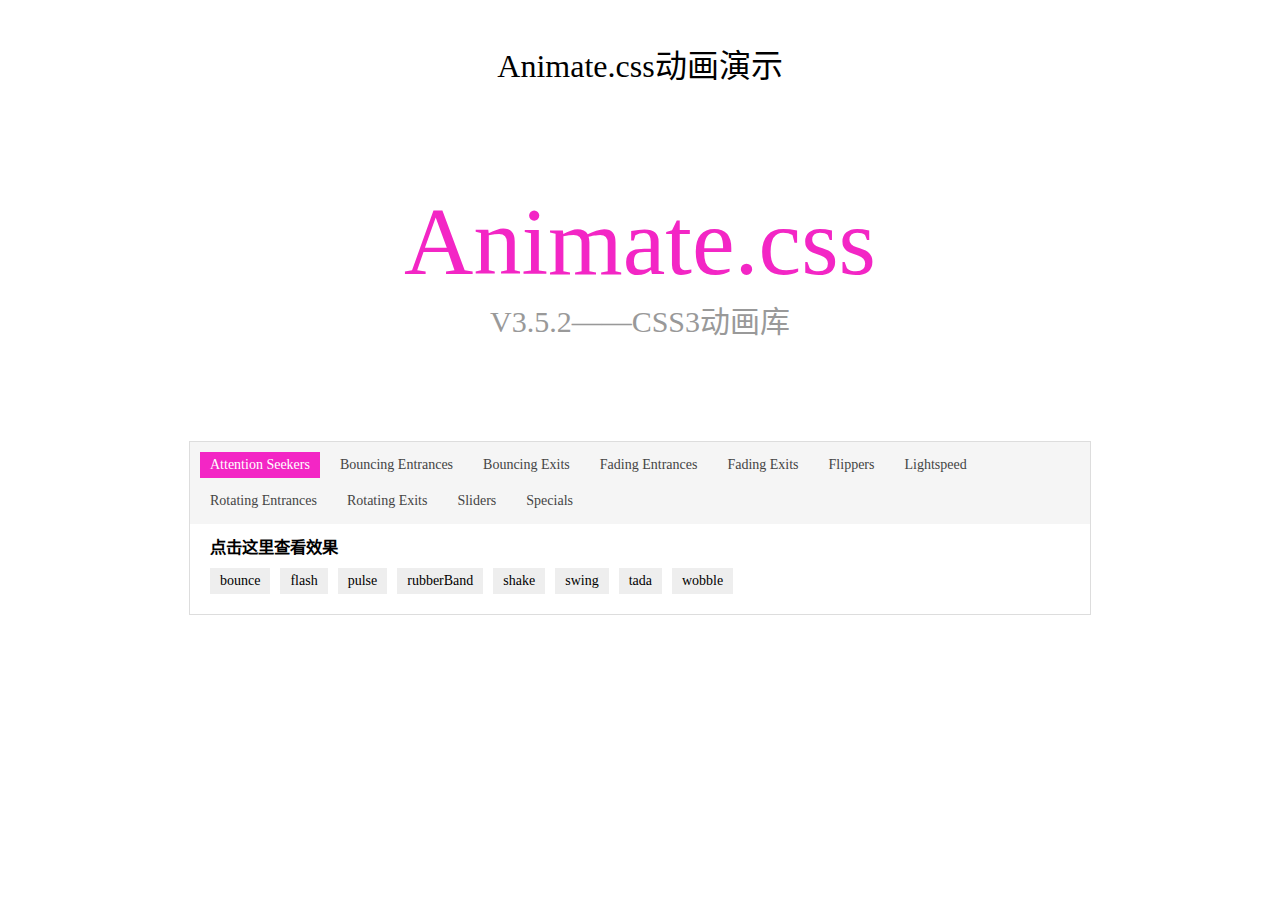
<file: Animate/index.html>
﻿<!DOCTYPE html>
<html lang="zh-CN">
<head>
<meta charset="utf-8">
<title>animate.css动画演示_jq22</title>
<link rel="stylesheet" href="animate.min.css">
<style>
* { margin: 0; padding: 0;}
ul { list-style-type: none;}
body { font: 14px "Microsoft Yahei"; overflow-x: hidden;}
h1 { width: 900px; margin: 40px auto 100px; font: 32px "Microsoft Yahei"; text-align: center;}
h2 { font: 96px "Microsoft Yahei"; font-weight: 500; text-align: center; color: #f326c5;}
.wrap p { margin-bottom: 100px; font: 30px "Microsoft Yahei"; text-align: center; color: #999;}
.list { width: 1000px; margin: 0 auto;}
dl { width: 1000px; margin: 10px auto; overflow: hidden;}
dt { float: left; width: 1000px; padding: 5px 0; border-bottom: 1px solid #ddd; font-weight: 700;}
dd { float: left; margin: 10px 10px 0 0; padding: 5px 10px; background-color: #eee; cursor: pointer;}

.jq22-explain  { display: none; margin-top: 20px; margin-bottom: 20px; font-size: 14px; text-align: center; color: #f50;}

.tab { width: 900px; margin: 0 auto; border: 1px solid #ddd;}
.tabNav { padding-bottom: 10px; overflow: hidden; zoom: 1; background-color: #f5f5f5;}
.tabNav li { float: left; margin: 10px 0 0 10px; display: inline;}
.tabNav a { float: left; padding: 5px 10px; color: #444; text-decoration: none;}
.tabNav .active a { color: #fff; background-color: #f326c5;}

.tabPane { display: none; overflow: hidden; zoom: 1;}
.tabCnt .active { display: block;}
.tabCnt { padding: 10px 20px 20px;}
.tabPane li { float: left; margin: 10px 10px 0 0; padding: 5px 10px; background-color: #eee; cursor: pointer;}
.tabPane .active { color: #f326c5;}
</style>
<script src="http://www.jq22.com/jquery/jquery-1.10.2.js"></script>
<script src="http://www.jq22.com/jquery/jquery-migrate-1.2.1.min.js"></script>
<script>
$(function(){
	if($.browser.msie && $.browser.version < 10){
		$('.jq22-explain').show();
	}

	var $animate = $('#animate');
	var $btn = $('.tabCnt').find('li');
	$btn.click(function(){
		$(this).addClass('active').siblings().removeClass('active');
		$animate.removeClass().addClass($(this).text() + ' animated infinite');
		setTimeout(removeClass, 1000);
	});

	function removeClass(){
		$animate.removeClass();
	}

	var $tabNavItem = $('.tabNav').find('a');
	var $tabPane = $('.tabPane');
	$tabNavItem.each(function(i){
		$(this).click(function(){
			$(this).parent().addClass('active').siblings().removeClass('active');
			$tabPane.eq(i).addClass('active').siblings().removeClass('active');
			return false;
		});
	});
});
</script>
</head>

<body>
<h1>Animate.css动画演示</h1>
<div class="wrap">
	<h2 id="animate">Animate.css</h2>
	<p>V3.5.2——CSS3动画库</p>
</div>

<p class="jq22-explain">您的浏览器不支持 CSS3 animate 属性，所以您看不到任何效果，请使用 Firefox、Chrome 或 IE10</p>
<div class="tab">
	<ul class="tabNav">
		<li class="active"><a href="http://www.jq22.com/">Attention Seekers</a></li>
		<li><a href="###">Bouncing Entrances</a></li>
		<li><a href="###">Bouncing Exits</a></li>
		<li><a href="###">Fading Entrances</a></li>
		<li><a href="###">Fading Exits</a></li>
		<li><a href="###">Flippers</a></li>
		<li><a href="###">Lightspeed</a></li>
		<li><a href="###">Rotating Entrances</a></li>
		<li><a href="###">Rotating Exits</a></li>
		<li><a href="###">Sliders</a></li>
		<li><a href="###">Specials</a></li>
	</ul>

	<div class="tabCnt">
		<h3>点击这里查看效果</h3>
		<ul class="tabPane active">
			<li>bounce</li>
			<li>flash</li>
			<li>pulse</li>
			<li>rubberBand</li>
			<li>shake</li>
			<li>swing</li>
			<li>tada</li>
			<li>wobble</li>
		</ul>
		
		<ul class="tabPane">
			<li>bounceIn</li>
			<li>bounceInDown</li>
			<li>bounceInLeft</li>
			<li>bounceInRight</li>
			<li>bounceInUp</li>
		</ul>
		
		<ul class="tabPane">
			<li>bounceOut</li>
			<li>bounceOutDown</li>
			<li>bounceOutLeft</li>
			<li>bounceOutRight</li>
			<li>bounceOutUp</li>
		</ul>
		
		<ul class="tabPane">
			<li>fadeIn</li>
			<li>fadeInDown</li>
			<li>fadeInDownBig</li>
			<li>fadeInLeft</li>
			<li>fadeInLeftBig</li>
			<li>fadeInRight</li>
			<li>fadeInRightBig</li>
			<li>fadeInUp</li>
			<li>fadeInUpBig</li>
		</ul>
		
		<ul class="tabPane">
			<li>fadeOut</li>
			<li>fadeOutDown</li>
			<li>fadeOutDownBig</li>
			<li>fadeOutLeft</li>
			<li>fadeOutLeftBig</li>
			<li>fadeOutRight</li>
			<li>fadeOutRightBig</li>
			<li>fadeOutUp</li>
			<li>fadeOutUpBig</li>
		</ul>
		
		<ul class="tabPane">
			<li>flip</li>
			<li>flipInX</li>
			<li>flipInY</li>
			<li>flipOutX</li>
			<li>flipOutY</li>
		</ul>
		
		<ul class="tabPane">
			<li>lightSpeedIn</li>
			<li>lightSpeedOut</li>
		</ul>
		
		<ul class="tabPane">
			<li>rotateIn</li>
			<li>rotateInDownLeft</li>
			<li>rotateInDownRight</li>
			<li>rotateInUpLeft</li>
			<li>rotateInUpRight</li>
		</ul>
		
		<h3></h3>
		<ul class="tabPane">
			<li>rotateOut</li>
			<li>rotateOutDownLeft</li>
			<li>rotateOutDownRight</li>
			<li>rotateOutUpLeft</li>
			<li>rotateOutUpRight</li>
		</ul>
		
		<ul class="tabPane">
			<li>slideInDown</li>
			<li>slideInLeft</li>
			<li>slideInRight</li>
			<li>slideOutLeft</li>
			<li>slideOutRight</li>
			<li>slideOutUp</li>
		</ul>
		
		<ul class="tabPane">
			<li>hinge</li>
			<li>rollIn</li>
			<li>rollOut</li>
		</ul>
	</div>
</div>





</body>
</html>
</file>
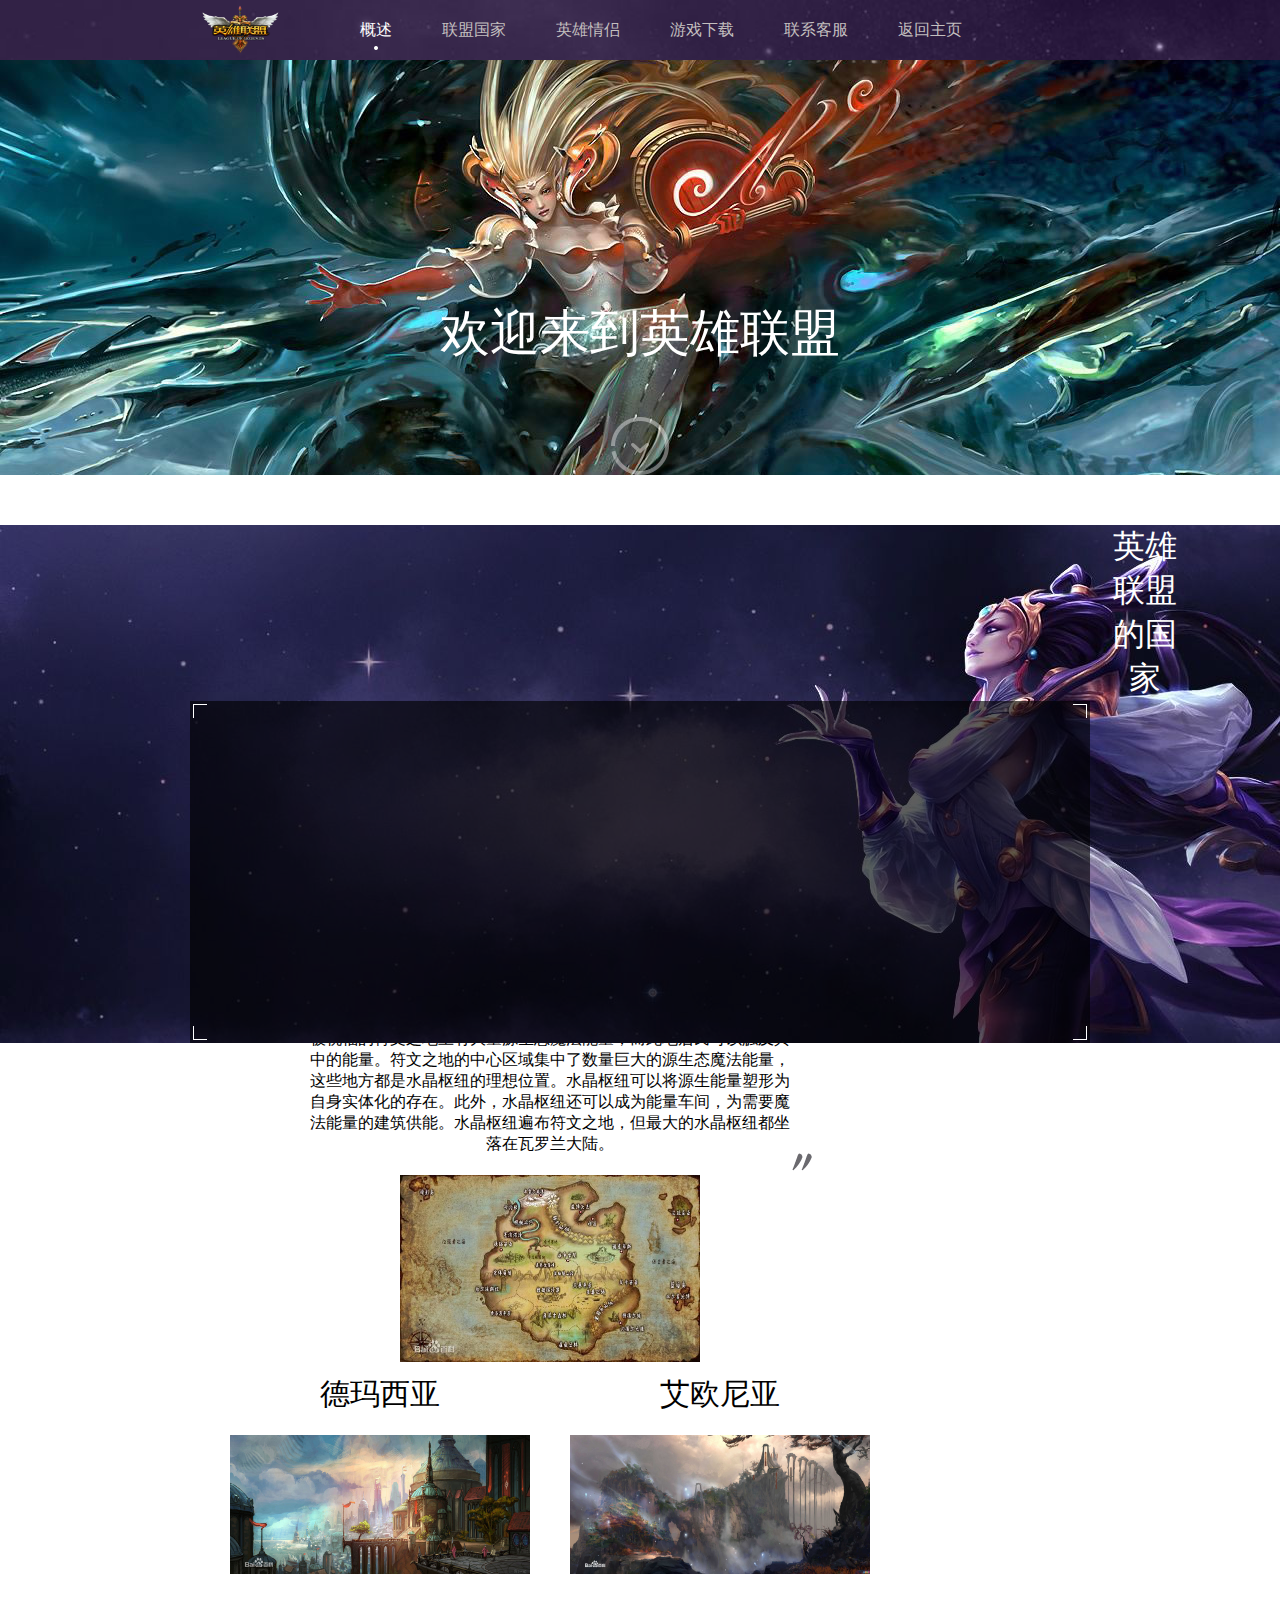
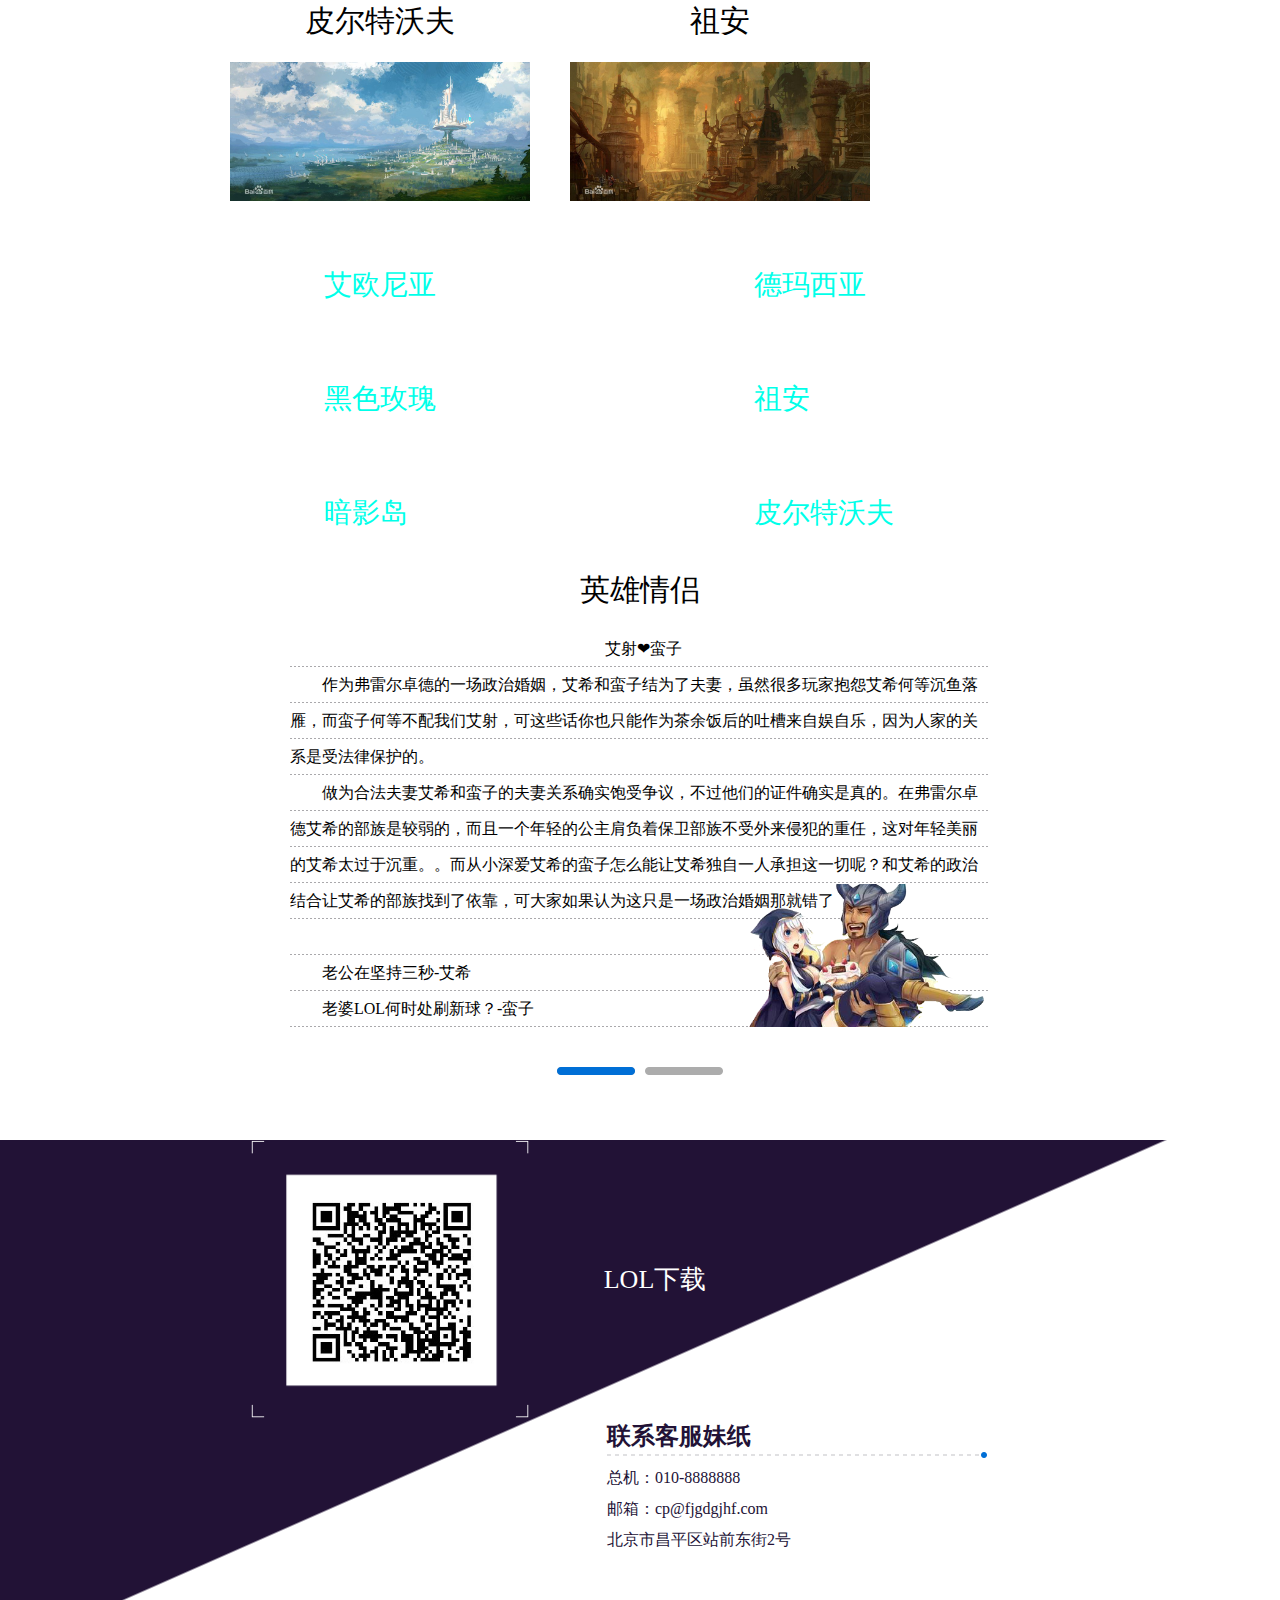
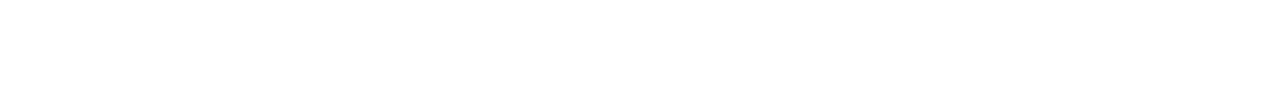
<file: about.html>
<!DOCTYPE html PUBLIC "-//W3C//DTD HTML 4.01//EN"
"http://www.w3.org/TR/html4/strict.dtd">

<html xmlns="http://www.w3.org/1999/xhtml" lang="en">

	<head>
		<meta http-equiv="Content-Type" content="text/html; charset=UTF-8" />
		<title>英雄联盟全新网站-详情</title>
		<link rel="icon" sizes="any" mask="" href="images/lol/lol_icon.ico">
		<link rel="stylesheet" href="css/jquery.fullPage.css">
		<link rel="stylesheet" type="text/css" href="css/about.css" />
		<link rel="stylesheet" type="text/css" href="阿里云图标/font_455638_qtvr72z2sx2prpb9/iconfont.css" />
        <link rel="stylesheet" type="text/css" href="Animate/animate.min.css" />
        
		<script src="http://libs.baidu.com/jquery/2.1.4/jquery.min.js"></script>

		<script src="js/jquery-ui-1.10.3.min.js"></script>

		<script src="js/jquery.fullPage.min.js"></script>

		<script src="js/about.js"></script>

		<script>
			$(document).ready(function() {

				$.fn.fullpage({

					slidesColor: ['#221236', '#fff', '#221236', '#f1f2f6', '#fff'],

					anchors: ['page0', 'page1', 'page2', 'page3', 'page4'],

					menu: '#menu'

				});

			});
		</script>

	</head>

	<body>
		<div id="menu">
			<div class="menu_content">
				<ul>
					<div class="menu_logo">
						<img src="images/lol/picture_lol_logo2.png" />
					</div>

					<li data-menuanchor="page1" class="active">
						<a href="#page1">概述<img class="xiaodian" src="images/nav_now_bg.png" /></a>

					</li>

					<li data-menuanchor="page2">
						<a href="#page2">联盟国家<img class="xiaodian" src="images/nav_now_bg.png" /></a>

					</li>

					<li data-menuanchor="page3">
						<a href="#page3">英雄情侣<img class="xiaodian" src="images/nav_now_bg.png" /></a>

					</li>

					<li data-menuanchor="page4">
						<a href="#page4">游戏下载<img class="xiaodian" src="images/nav_now_bg.png" /></a>

					</li>

					<li data-menuanchor="page4">
						<a href="#page4">联系客服<img class="xiaodian" src="images/nav_now_bg.png" /></a>

					</li>

					<li>
						<a href="index.html">返回主页<img class="xiaodian" src="images/nav_now_bg.png" /></a>

					</li>

				</ul>

			</div>
		</div>

		<div class="section lol_back">
			<div class="se_content">
				<!--<div class="clear_both_80"></div>-->
				<div class="zhuan"></div>
				<!--<div>
					<p class="se_1">小鸟掌学</p>
					<p class="se_2">Xiaoniao School</p>
					<p class="se_3">学我所用，学以致用</p>
					<p class="se_4">还在为培训而苦恼吗？小鸟掌学帮助企业建立自己的企业学校</p>
					<p class="se_4">实现：全民全学、全民全校、全民全智(比拼式学习)!</p>
				</div>-->
				<div>欢迎来到英雄联盟</div>
				<a class="next_down" href="#page1"><img class="n_down" src="images/aboutxiaoniao/donext.png" /></a>
			</div>

		</div>

		<div class="section">

			<div class="slide">
				<div class="se_content_1">
					<!--<div class="clear_both_80"></div>-->
					<p>概述</p>
					<div class="gaishu">
						在这里，魔法不只是一种神秘莫测的能量概念。它是实体化的物质，可以被引导、成形、塑造和操作。符文之地的魔法拥有自己的自然法则。源生态魔法随机变化的结果改变了科学法则。
						<div class="yin2_zuo"><img src="images/aboutxiaoniao/yinhao2_zuo.png" /></div>
						<div class="yin2_you"><img src="images/aboutxiaoniao/yinhao2_you.png" /></div>
					</div>
					<div class="lingtu1">
						<img src="images/lol/lol_gaishu1.jpg" />
						<img src="images/lol/lol_gaishu2.jpg" />
						<img src="images/lol/lol_gaishu3.jpg" />
						<img src="images/lol/lol_gaishu4.jpg" />
					</div>
				</div>
			</div>

			<div class="slide">
				<div class="se_content_2">
					<!--<div class="clear_both_80"></div>-->
					<div class="gaishu">
						被祝福的符文之地上有大量源生态魔法能量，而此地居民可以触及其中的能量。符文之地的中心区域集中了数量巨大的源生态魔法能量，这些地方都是水晶枢纽的理想位置。水晶枢纽可以将源生能量塑形为自身实体化的存在。此外，水晶枢纽还可以成为能量车间，为需要魔法能量的建筑供能。水晶枢纽遍布符文之地，但最大的水晶枢纽都坐落在瓦罗兰大陆。
						<div class="yin2_zuo"><img src="images/aboutxiaoniao/yinhao2_zuo.png" /></div>
						<div class="yin2_you"><img src="images/aboutxiaoniao/yinhao2_you.png" /></div>
					</div>
					<div class="lingtu2">
						<img src="images/lol/lol_gaishu5.jpg" />
					</div>
				</div>
				<div class="cover">
					<div class="cover_son">
						<div class="cover_tu">
							<img src="images/lol/lol_gaishu5.jpg" />
						</div>
						<div class="quxiao">
							<b class="iconfont">&#xe69a;</b>
						</div>
					</div>
				</div>
			</div>

			<div class="slide">
				<div class="se_content_2">
					<ul class="lingtu3">
						<li>
							<p>德玛西亚</p>
							<img src="images/lol/lol_gaishu6.jpg" />
						</li>
						<li>
							<p>艾欧尼亚</p>
							<img src="images/lol/lol_gaishu7.jpg" />
						</li>
						<li>
							<p>皮尔特沃夫</p>
							<img src="images/lol/lol_gaishu8.jpg" />
						</li>
						<li>
							<p>祖安</p>
							<img src="images/lol/lol_gaishu9.jpg" />
						</li>
					</ul>
				</div>

			</div>

		</div>

		<div class="section lol_back1">
			<div class="se_content">
				<!--<div class="clear_both_80"></div>-->
				<p class="jiazhi_tit">英雄联盟的国家</p>
				<div class="gaishu_3">
					<img class="jiazi_1" src="images/aboutxiaoniao/jiazhi_border_11.png" />
					<img class="jiazi_2" src="images/aboutxiaoniao/jiazhi_border_21.png" />
					<img class="jiazi_3" src="images/aboutxiaoniao/jiazhi_border_31.png" />
					<img class="jiazi_4" src="images/aboutxiaoniao/jiazhi_border_41.png" />
					<ul class="jiazhi_num">
						<li>
							<div class="quanquan">No.1</div>
							<div class="quan_wen">艾欧尼亚</div>
						</li>
						<li>
							<div class="quanquan">No.2</div>
							<div class="quan_wen">德玛西亚</div>
						</li>
						<li>
							<div class="quanquan">No.3</div>
							<div class="quan_wen">黑色玫瑰</div>
						</li>
						<li>
							<div class="quanquan">No.4</div>
							<div class="quan_wen">祖安</div>
						</li>
						<li>
							<div class="quanquan">No.5</div>
							<div class="quan_wen">暗影岛</div>
						</li>
						<li>
							<div class="quanquan">No.6</div>
							<div class="quan_wen">皮尔特沃夫</div>
						</li>
					</ul>
				</div>
			</div>
		</div>

		<div class="section">
			<div class="se_content_2">
				<!--<div class="clear_both_80"></div>-->
				<div class="slide3_title">
					英雄情侣
				</div>
				<div class="gaishu_4">
					<div class="qief">
						<div class="qief_1">
							<div class="couple">艾射❤蛮子</div>
							<div>
								作为弗雷尔卓德的一场政治婚姻，艾希和蛮子结为了夫妻，虽然很多玩家抱怨艾希何等沉鱼落雁，而蛮子何等不配我们艾射，可这些话你也只能作为茶余饭后的吐槽来自娱自乐，因为人家的关系是受法律保护的。
							</div>
							<div>
								做为合法夫妻艾希和蛮子的夫妻关系确实饱受争议，不过他们的证件确实是真的。在弗雷尔卓德艾希的部族是较弱的，而且一个年轻的公主肩负着保卫部族不受外来侵犯的重任，这对年轻美丽的艾希太过于沉重。。而从小深爱艾希的蛮子怎么能让艾希独自一人承担这一切呢？和艾希的政治结合让艾希的部族找到了依靠，可大家如果认为这只是一场政治婚姻那就错了
							</div>
							<br />
							<div>老公在坚持三秒-艾希</div>
							<div>老婆LOL何时处刷新球？-蛮子</div>
							<img class="couple1" src="images/lol/lol_couple1.png"/>
						</div>
						<div class="qief_1">
							<div class="couple">卡特❤盖伦</div>
							<div>
								卡特和盖伦的爱情一直是广大玩家们热议的话题，虽然拳头公司在两位的人物介绍似乎玩笑的点缀了一下两人的关系，而这就成为了玩家们YY的话题，虽然是在翻译上出了一些问题，可卡特和盖伦的情侣关系在玩家心中可谓早已根深蒂固。
							</div>
							<div>
								身处不同的两个阵营，无论是德玛西亚还是诺克萨斯他们在阵营都有着举无轻重的地位，一位是诺克萨斯的指挥官，一位为德玛西亚的先锋军老大，为了荣誉和国家他们彼此不得不战，而在玩家眼里卡特是美丽的，可同时也是致命的，她的美丽无人能懂，她的无情与生俱来，可只有一个人，那就是盖伦，他能在战斗中读懂那位冷艳妹子的眼里无奈。
							</div>
							<br />
							<div>如果我把比杀了怎么办？我下不去手。-盖伦</div>
							<div>你的没有用实力我知道，你是在保护对么？-卡特</div>
							<img class="couple2" src="images/lol/lol_couple2.png"/>
						</div>
					</div>
				</div>
				<div class="qie_s">
					<div class="qie change">
						<div class="qie1"></div>
					</div>
					<div class="qie">
						<div class="qie2"></div>
					</div>
				</div>
			</div>
		</div>

		<div class="section erweima">
			<div class="gaishu_5">
				<div class="xiazai">
					<div class="ma_tu"><img src="images/aboutxiaoniao/app_downcode.png" /></div>
					<div class="app_xiazai">LOL下载</div>
				</div>
				<div class="kefu">
					<div class="ma_tu1"></div>
					<div class="kefu_mm">
						<p class="lian_mm">联系客服妹纸</p>
						<div class="kefu_line"></div>
						<p class="kf">总机：010-8888888</p>
						<p class="kf">邮箱：cp@fjgdgjhf.com</p>
						<p class="kf">北京市昌平区站前东街2号</p>
						
					</div>
				</div>
			</div>
		</div>

	</body>

</html>
</file>
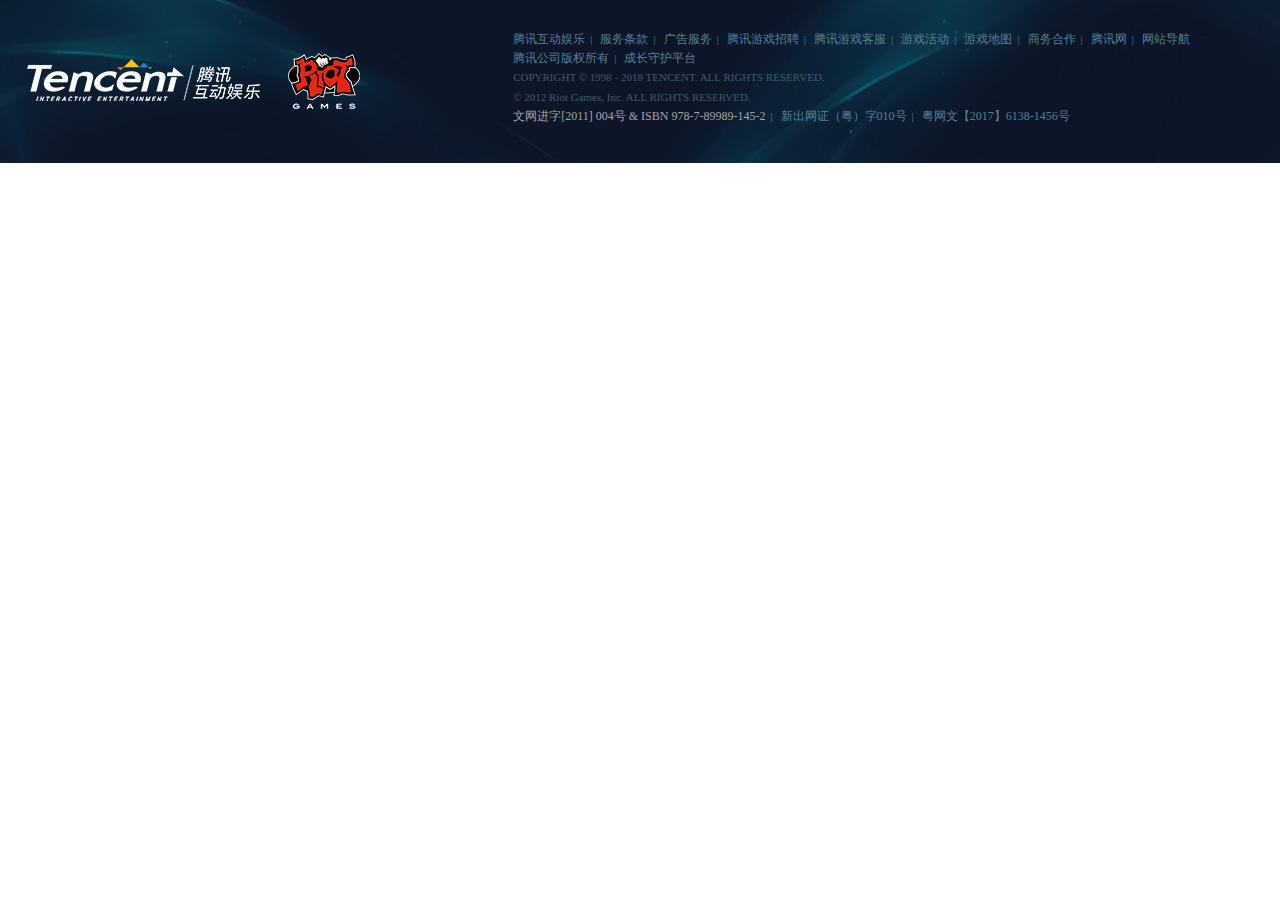
<file: footer.html>
<!DOCTYPE html PUBLIC "-//W3C//DTD HTML 4.01//EN"
"http://www.w3.org/TR/html4/strict.dtd">

<html xmlns="http://www.w3.org/1999/xhtml" lang="en">

	<head>
		<meta http-equiv="Content-Type" content="text/html; charset=UTF-8" />
		<link rel="stylesheet" type="text/css" href="css/footer.css" />
		<script src="http://libs.baidu.com/jquery/2.1.4/jquery.min.js" type="text/javascript" charset="utf-8"></script>
		<title></title>
	</head>

	<body>
		<div id="footer" class="footer">
			<div class="footer-inner">
				<ul class="footer-flst">
					<li>
						<a target="_blank" href="http://ieg.tencent.com/" class="c4F6">腾讯互动娱乐</a><span class="f9 plr10">|</span>
						<a target="_blank" href="http://www.qq.com/contract.shtml" class="c4F6">服务条款</a><span class="f9 plr10">|</span>
						<a target="_blank" href="http://adver.qq.com/" class="c4F6">广告服务</a><span class="f9 plr10">|</span>
						<a target="_blank" href="http://game.qq.com/hr/" class="c4F6">腾讯游戏招聘</a><span class="f9 plr10">|</span>
						<a target="_blank" href="http://service.qq.com/" class="c4F6">腾讯游戏客服</a><span class="f9 plr10">|</span>
						<a target="_blank" href="http://tgact.qq.com/?g=lol" class="c4F6">游戏活动</a><span class="f9 plr10">|</span>
						<a target="_blank" href="http://game.qq.com/gnav/" class="c4F6">游戏地图</a><span class="f9 plr10">|</span>
						<a target="_blank" href="http://game.qq.com/portal2010/business.htm" class="c4F6">商务合作</a><span class="f9 plr10">|</span>
						<a target="_blank" href="http://www.qq.com/" class="c4F6">腾讯网</a><span class="f9 plr10">|</span>
						<a target="_blank" href="http://www.qq.com/map/" class="c4F6">网站导航</a>
					</li>
					<li>
						<a target="_blank" href="http://www.tencent.com/law/mo_law.shtml?/law/copyright.htm" class="c4F6">腾讯公司版权所有</a><span class="f9 plr10">|</span>
						<a target="_blank" href="https://jiazhang.qq.com/jz/home.html?ADTAG=lol" class="c4F6">成长守护平台</a>
					</li>
					<li class="f9">COPYRIGHT © 1998 - 2018 TENCENT. ALL RIGHTS RESERVED.</li>
					<li class="f9">© 2012 Riot Games, Inc. ALL RIGHTS RESERVED.</li>
					<li>文网进字[2011] 004号 &amp; ISBN 978-7-89989-145-2<span class="f9 plr10">|</span>
						<a target="_blank" class="c4F6" href="http://game.qq.com/culture2.htm&#10;">新出网证（粤）字010号</a><span class="f9 plr10">|</span>
						<a target="_blank" class="c4F6" href="http://game.qq.com/culture.htm&#10;">粤网文【2017】6138-1456号</a>
					</li>
				</ul>
			</div>
		</div>
		<script src="js/footer.js" type="text/javascript" charset="utf-8"></script>
	</body>

</html>
</file>
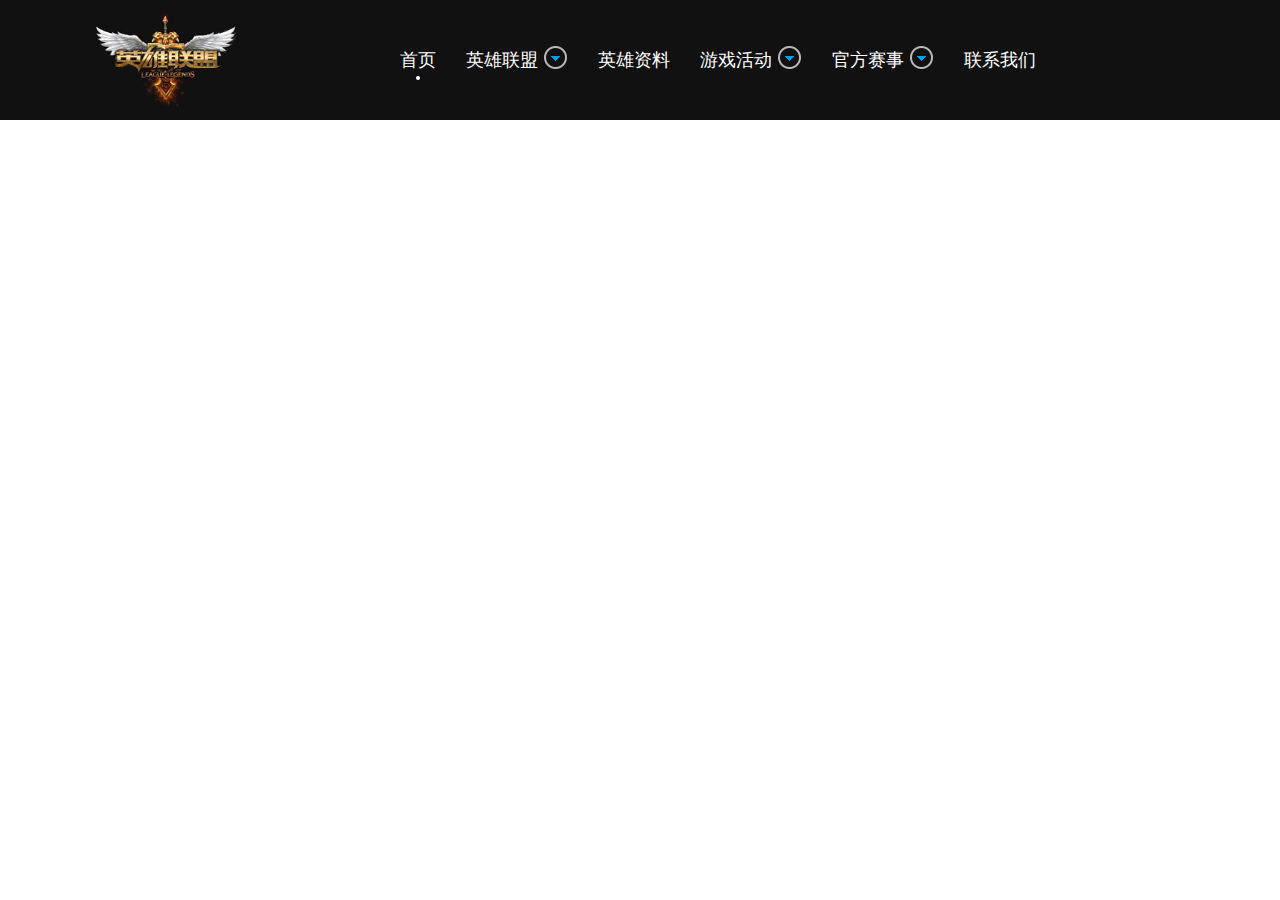
<file: header.html>
<!DOCTYPE html PUBLIC "-//W3C//DTD HTML 4.01//EN"
"http://www.w3.org/TR/html4/strict.dtd">

<html xmlns="http://www.w3.org/1999/xhtml" lang="en">

	<head>
		<meta http-equiv="Content-Type" content="text/html; charset=UTF-8" />
		<link rel="stylesheet" type="text/css" href="css/header.css" />
		<script src="http://libs.baidu.com/jquery/2.1.4/jquery.min.js" type="text/javascript" charset="utf-8"></script>
		<title></title>
	</head>

	<body>
		<div id="header">
			<div class="header_fa">
				<div id="logo"><img src="images/lol/picture_lol_logo1.jpg" /></div>
				<ul>
					<li>
						<a class="tou_la" href="javascript:;" onclick="window.open('index.html','_self')">
							首页
							<img class="dian" src="images/nav_now_bg.png">
						</a>
						
					</li>
					<li>
						<a class="tou_la" href="javascript:;">
							英雄联盟
							<img class="dian hid" src="images/nav_now_bg.png">
						</a>
						<img class="xiajiantou" src="images/nav_xiajiantou.png">	
						<ol class="xiala">
							<li><a href="about.html#page0">英雄联盟主页<div class="nav_li"></div></a></li>
							<li><a href="about.html#page1">英雄联盟概述<div class="nav_li"></div></a></li>
							<li><a href="about.html#page2">联盟国家<div class="nav_li"></div></a></li>
							<li><a href="about.html#page3">英雄情侣<div class="nav_li"></div></a></li>
							<li><a href="about.html#page4">游戏下载/客服<div class="nav_li"></div></a></li>
						</ol>
					</li>
					<li>
						<a class="tou_la" href="list.html">
							英雄资料
							<img class="dian hid" src="images/nav_now_bg.png">
						</a>
						
					</li>
					<li>
						<a class="tou_la" href="javascript:;" onclick="window.open('article.html?type=talents','_self')">
							游戏活动
							<img class="dian hid" src="images/nav_now_bg.png">
						</a>
						<img class="xiajiantou" src="images/nav_xiajiantou.png">
						
					</li>
					<li>
						<a class="tou_la" href="javascript:;" onclick="window.open('article.html?type=team','_self')">
							官方赛事
							<img class="dian hid" src="images/nav_now_bg.png">
						</a>
						<img class="xiajiantou" src="images/nav_xiajiantou.png">
						
					</li>
					<li>
						<a class="tou_la" href="javascript:;" onclick="window.open('article.html?type=telUs','_self')">
							联系我们
							<img class="dian hid" src="images/nav_now_bg.png">
						</a>
						
					</li>
				</ul>
			</div>
		</div>

	</body>
	<script src="js/header.js" type="text/javascript" charset="utf-8"></script>
</html>
</file>
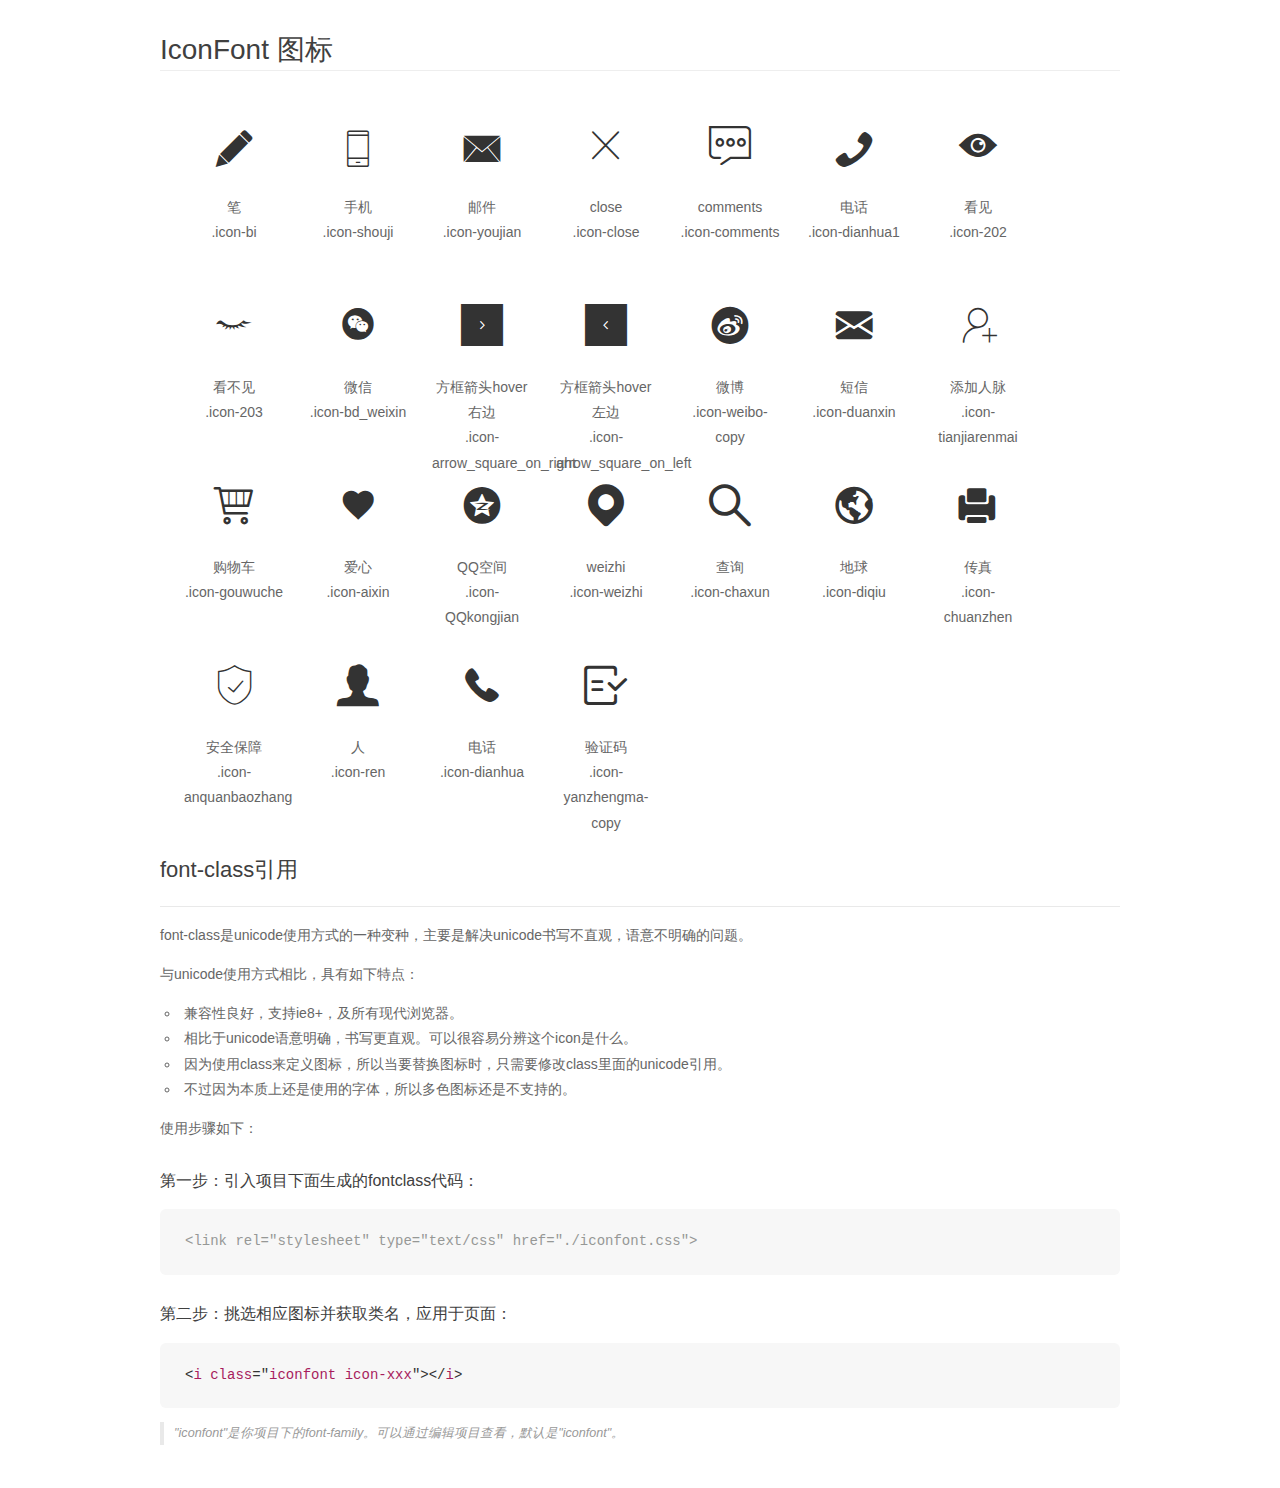
<file: 阿里云图标/font_455638_qtvr72z2sx2prpb9/demo_fontclass.html>
<!DOCTYPE html>
<html>
<head>
    <meta charset="utf-8"/>
    <title>IconFont</title>
    <link rel="stylesheet" href="demo.css">
    <link rel="stylesheet" href="iconfont.css">
</head>
<body>
    <div class="main markdown">
        <h1>IconFont 图标</h1>
        <ul class="icon_lists clear">
            
                <li>
                <i class="icon iconfont icon-bi"></i>
                    <div class="name">笔</div>
                    <div class="fontclass">.icon-bi</div>
                </li>
            
                <li>
                <i class="icon iconfont icon-shouji"></i>
                    <div class="name">手机</div>
                    <div class="fontclass">.icon-shouji</div>
                </li>
            
                <li>
                <i class="icon iconfont icon-youjian"></i>
                    <div class="name">邮件</div>
                    <div class="fontclass">.icon-youjian</div>
                </li>
            
                <li>
                <i class="icon iconfont icon-close"></i>
                    <div class="name">close</div>
                    <div class="fontclass">.icon-close</div>
                </li>
            
                <li>
                <i class="icon iconfont icon-comments"></i>
                    <div class="name">comments</div>
                    <div class="fontclass">.icon-comments</div>
                </li>
            
                <li>
                <i class="icon iconfont icon-dianhua1"></i>
                    <div class="name">电话</div>
                    <div class="fontclass">.icon-dianhua1</div>
                </li>
            
                <li>
                <i class="icon iconfont icon-202"></i>
                    <div class="name">看见</div>
                    <div class="fontclass">.icon-202</div>
                </li>
            
                <li>
                <i class="icon iconfont icon-203"></i>
                    <div class="name">看不见</div>
                    <div class="fontclass">.icon-203</div>
                </li>
            
                <li>
                <i class="icon iconfont icon-bd_weixin"></i>
                    <div class="name">微信</div>
                    <div class="fontclass">.icon-bd_weixin</div>
                </li>
            
                <li>
                <i class="icon iconfont icon-arrow_square_on_right"></i>
                    <div class="name">方框箭头hover右边</div>
                    <div class="fontclass">.icon-arrow_square_on_right</div>
                </li>
            
                <li>
                <i class="icon iconfont icon-arrow_square_on_left"></i>
                    <div class="name">方框箭头hover左边</div>
                    <div class="fontclass">.icon-arrow_square_on_left</div>
                </li>
            
                <li>
                <i class="icon iconfont icon-weibo-copy"></i>
                    <div class="name">微博</div>
                    <div class="fontclass">.icon-weibo-copy</div>
                </li>
            
                <li>
                <i class="icon iconfont icon-duanxin"></i>
                    <div class="name">短信</div>
                    <div class="fontclass">.icon-duanxin</div>
                </li>
            
                <li>
                <i class="icon iconfont icon-tianjiarenmai"></i>
                    <div class="name">添加人脉</div>
                    <div class="fontclass">.icon-tianjiarenmai</div>
                </li>
            
                <li>
                <i class="icon iconfont icon-gouwuche"></i>
                    <div class="name">购物车</div>
                    <div class="fontclass">.icon-gouwuche</div>
                </li>
            
                <li>
                <i class="icon iconfont icon-aixin"></i>
                    <div class="name">爱心</div>
                    <div class="fontclass">.icon-aixin</div>
                </li>
            
                <li>
                <i class="icon iconfont icon-QQkongjian"></i>
                    <div class="name">QQ空间</div>
                    <div class="fontclass">.icon-QQkongjian</div>
                </li>
            
                <li>
                <i class="icon iconfont icon-weizhi"></i>
                    <div class="name">weizhi</div>
                    <div class="fontclass">.icon-weizhi</div>
                </li>
            
                <li>
                <i class="icon iconfont icon-chaxun"></i>
                    <div class="name">查询</div>
                    <div class="fontclass">.icon-chaxun</div>
                </li>
            
                <li>
                <i class="icon iconfont icon-diqiu"></i>
                    <div class="name">地球</div>
                    <div class="fontclass">.icon-diqiu</div>
                </li>
            
                <li>
                <i class="icon iconfont icon-chuanzhen"></i>
                    <div class="name">传真</div>
                    <div class="fontclass">.icon-chuanzhen</div>
                </li>
            
                <li>
                <i class="icon iconfont icon-anquanbaozhang"></i>
                    <div class="name">安全保障</div>
                    <div class="fontclass">.icon-anquanbaozhang</div>
                </li>
            
                <li>
                <i class="icon iconfont icon-ren"></i>
                    <div class="name">人</div>
                    <div class="fontclass">.icon-ren</div>
                </li>
            
                <li>
                <i class="icon iconfont icon-dianhua"></i>
                    <div class="name">电话</div>
                    <div class="fontclass">.icon-dianhua</div>
                </li>
            
                <li>
                <i class="icon iconfont icon-yanzhengma-copy"></i>
                    <div class="name">验证码</div>
                    <div class="fontclass">.icon-yanzhengma-copy</div>
                </li>
            
        </ul>

        <h2 id="font-class-">font-class引用</h2>
        <hr>

        <p>font-class是unicode使用方式的一种变种，主要是解决unicode书写不直观，语意不明确的问题。</p>
        <p>与unicode使用方式相比，具有如下特点：</p>
        <ul>
        <li>兼容性良好，支持ie8+，及所有现代浏览器。</li>
        <li>相比于unicode语意明确，书写更直观。可以很容易分辨这个icon是什么。</li>
        <li>因为使用class来定义图标，所以当要替换图标时，只需要修改class里面的unicode引用。</li>
        <li>不过因为本质上还是使用的字体，所以多色图标还是不支持的。</li>
        </ul>
        <p>使用步骤如下：</p>
        <h3 id="-fontclass-">第一步：引入项目下面生成的fontclass代码：</h3>


        <pre><code class="lang-js hljs javascript"><span class="hljs-comment">&lt;link rel="stylesheet" type="text/css" href="./iconfont.css"&gt;</span></code></pre>
        <h3 id="-">第二步：挑选相应图标并获取类名，应用于页面：</h3>
        <pre><code class="lang-css hljs">&lt;<span class="hljs-selector-tag">i</span> <span class="hljs-selector-tag">class</span>="<span class="hljs-selector-tag">iconfont</span> <span class="hljs-selector-tag">icon-xxx</span>"&gt;&lt;/<span class="hljs-selector-tag">i</span>&gt;</code></pre>
        <blockquote>
        <p>"iconfont"是你项目下的font-family。可以通过编辑项目查看，默认是"iconfont"。</p>
        </blockquote>
    </div>
</body>
</html>
</file>
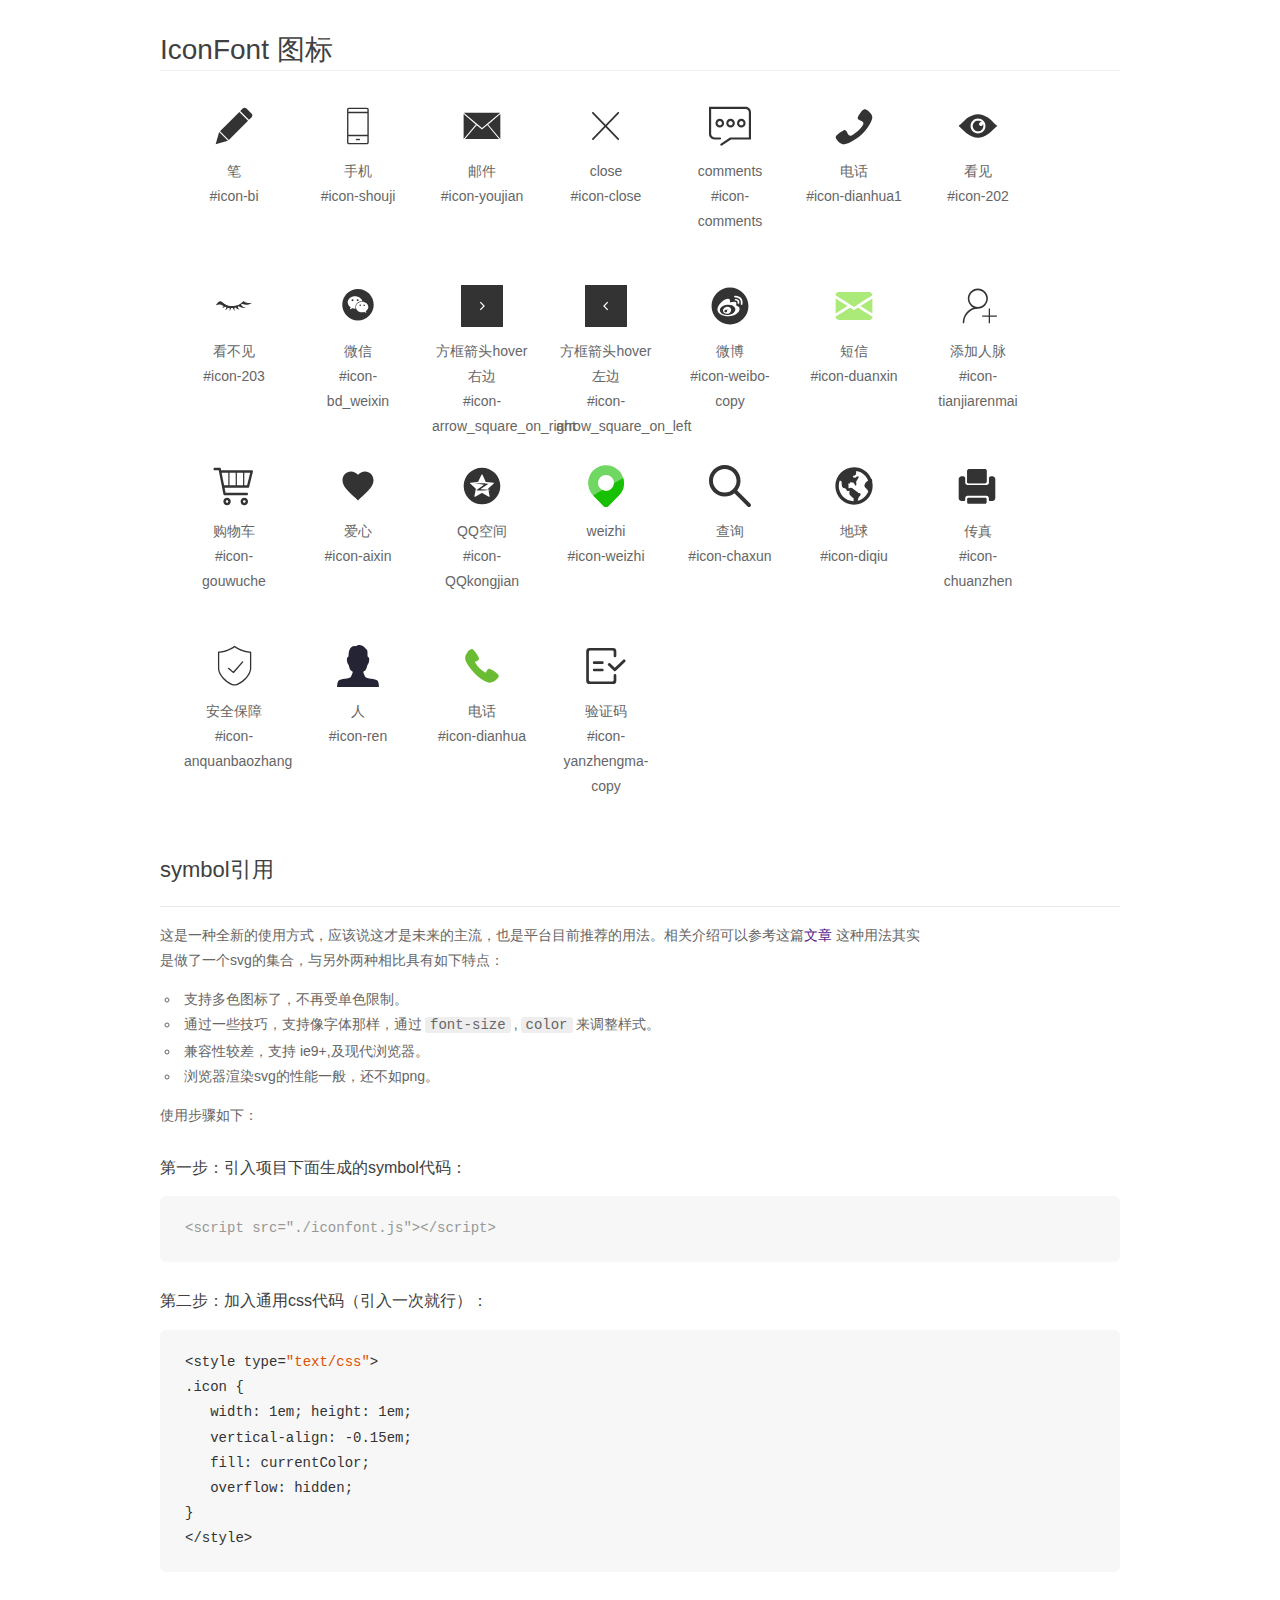
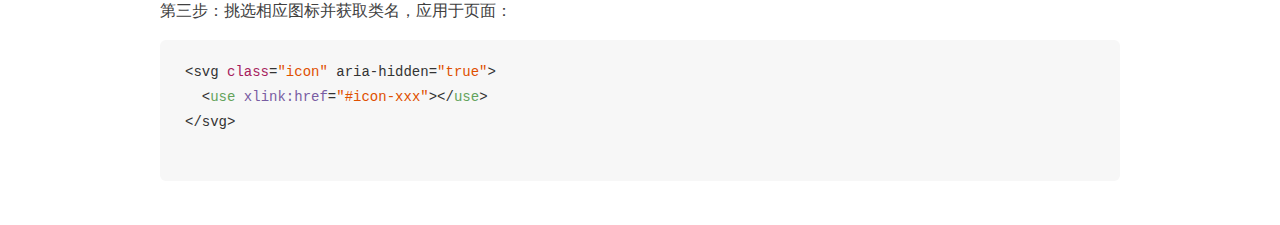
<file: 阿里云图标/font_455638_qtvr72z2sx2prpb9/demo_symbol.html>
<!DOCTYPE html>
<html>
<head>
    <meta charset="utf-8"/>
    <title>IconFont</title>
    <link rel="stylesheet" href="demo.css">
    <script src="iconfont.js"></script>

    <style type="text/css">
        .icon {
          /* 通过设置 font-size 来改变图标大小 */
          width: 1em; height: 1em;
          /* 图标和文字相邻时，垂直对齐 */
          vertical-align: -0.15em;
          /* 通过设置 color 来改变 SVG 的颜色/fill */
          fill: currentColor;
          /* path 和 stroke 溢出 viewBox 部分在 IE 下会显示
             normalize.css 中也包含这行 */
          overflow: hidden;
        }

    </style>
</head>
<body>
    <div class="main markdown">
        <h1>IconFont 图标</h1>
        <ul class="icon_lists clear">
            
                <li>
                    <svg class="icon" aria-hidden="true">
                        <use xlink:href="#icon-bi"></use>
                    </svg>
                    <div class="name">笔</div>
                    <div class="fontclass">#icon-bi</div>
                </li>
            
                <li>
                    <svg class="icon" aria-hidden="true">
                        <use xlink:href="#icon-shouji"></use>
                    </svg>
                    <div class="name">手机</div>
                    <div class="fontclass">#icon-shouji</div>
                </li>
            
                <li>
                    <svg class="icon" aria-hidden="true">
                        <use xlink:href="#icon-youjian"></use>
                    </svg>
                    <div class="name">邮件</div>
                    <div class="fontclass">#icon-youjian</div>
                </li>
            
                <li>
                    <svg class="icon" aria-hidden="true">
                        <use xlink:href="#icon-close"></use>
                    </svg>
                    <div class="name">close</div>
                    <div class="fontclass">#icon-close</div>
                </li>
            
                <li>
                    <svg class="icon" aria-hidden="true">
                        <use xlink:href="#icon-comments"></use>
                    </svg>
                    <div class="name">comments</div>
                    <div class="fontclass">#icon-comments</div>
                </li>
            
                <li>
                    <svg class="icon" aria-hidden="true">
                        <use xlink:href="#icon-dianhua1"></use>
                    </svg>
                    <div class="name">电话</div>
                    <div class="fontclass">#icon-dianhua1</div>
                </li>
            
                <li>
                    <svg class="icon" aria-hidden="true">
                        <use xlink:href="#icon-202"></use>
                    </svg>
                    <div class="name">看见</div>
                    <div class="fontclass">#icon-202</div>
                </li>
            
                <li>
                    <svg class="icon" aria-hidden="true">
                        <use xlink:href="#icon-203"></use>
                    </svg>
                    <div class="name">看不见</div>
                    <div class="fontclass">#icon-203</div>
                </li>
            
                <li>
                    <svg class="icon" aria-hidden="true">
                        <use xlink:href="#icon-bd_weixin"></use>
                    </svg>
                    <div class="name">微信</div>
                    <div class="fontclass">#icon-bd_weixin</div>
                </li>
            
                <li>
                    <svg class="icon" aria-hidden="true">
                        <use xlink:href="#icon-arrow_square_on_right"></use>
                    </svg>
                    <div class="name">方框箭头hover右边</div>
                    <div class="fontclass">#icon-arrow_square_on_right</div>
                </li>
            
                <li>
                    <svg class="icon" aria-hidden="true">
                        <use xlink:href="#icon-arrow_square_on_left"></use>
                    </svg>
                    <div class="name">方框箭头hover左边</div>
                    <div class="fontclass">#icon-arrow_square_on_left</div>
                </li>
            
                <li>
                    <svg class="icon" aria-hidden="true">
                        <use xlink:href="#icon-weibo-copy"></use>
                    </svg>
                    <div class="name">微博</div>
                    <div class="fontclass">#icon-weibo-copy</div>
                </li>
            
                <li>
                    <svg class="icon" aria-hidden="true">
                        <use xlink:href="#icon-duanxin"></use>
                    </svg>
                    <div class="name">短信</div>
                    <div class="fontclass">#icon-duanxin</div>
                </li>
            
                <li>
                    <svg class="icon" aria-hidden="true">
                        <use xlink:href="#icon-tianjiarenmai"></use>
                    </svg>
                    <div class="name">添加人脉</div>
                    <div class="fontclass">#icon-tianjiarenmai</div>
                </li>
            
                <li>
                    <svg class="icon" aria-hidden="true">
                        <use xlink:href="#icon-gouwuche"></use>
                    </svg>
                    <div class="name">购物车</div>
                    <div class="fontclass">#icon-gouwuche</div>
                </li>
            
                <li>
                    <svg class="icon" aria-hidden="true">
                        <use xlink:href="#icon-aixin"></use>
                    </svg>
                    <div class="name">爱心</div>
                    <div class="fontclass">#icon-aixin</div>
                </li>
            
                <li>
                    <svg class="icon" aria-hidden="true">
                        <use xlink:href="#icon-QQkongjian"></use>
                    </svg>
                    <div class="name">QQ空间</div>
                    <div class="fontclass">#icon-QQkongjian</div>
                </li>
            
                <li>
                    <svg class="icon" aria-hidden="true">
                        <use xlink:href="#icon-weizhi"></use>
                    </svg>
                    <div class="name">weizhi</div>
                    <div class="fontclass">#icon-weizhi</div>
                </li>
            
                <li>
                    <svg class="icon" aria-hidden="true">
                        <use xlink:href="#icon-chaxun"></use>
                    </svg>
                    <div class="name">查询</div>
                    <div class="fontclass">#icon-chaxun</div>
                </li>
            
                <li>
                    <svg class="icon" aria-hidden="true">
                        <use xlink:href="#icon-diqiu"></use>
                    </svg>
                    <div class="name">地球</div>
                    <div class="fontclass">#icon-diqiu</div>
                </li>
            
                <li>
                    <svg class="icon" aria-hidden="true">
                        <use xlink:href="#icon-chuanzhen"></use>
                    </svg>
                    <div class="name">传真</div>
                    <div class="fontclass">#icon-chuanzhen</div>
                </li>
            
                <li>
                    <svg class="icon" aria-hidden="true">
                        <use xlink:href="#icon-anquanbaozhang"></use>
                    </svg>
                    <div class="name">安全保障</div>
                    <div class="fontclass">#icon-anquanbaozhang</div>
                </li>
            
                <li>
                    <svg class="icon" aria-hidden="true">
                        <use xlink:href="#icon-ren"></use>
                    </svg>
                    <div class="name">人</div>
                    <div class="fontclass">#icon-ren</div>
                </li>
            
                <li>
                    <svg class="icon" aria-hidden="true">
                        <use xlink:href="#icon-dianhua"></use>
                    </svg>
                    <div class="name">电话</div>
                    <div class="fontclass">#icon-dianhua</div>
                </li>
            
                <li>
                    <svg class="icon" aria-hidden="true">
                        <use xlink:href="#icon-yanzhengma-copy"></use>
                    </svg>
                    <div class="name">验证码</div>
                    <div class="fontclass">#icon-yanzhengma-copy</div>
                </li>
            
        </ul>


        <h2 id="symbol-">symbol引用</h2>
        <hr>

        <p>这是一种全新的使用方式，应该说这才是未来的主流，也是平台目前推荐的用法。相关介绍可以参考这篇<a href="">文章</a>
        这种用法其实是做了一个svg的集合，与另外两种相比具有如下特点：</p>
        <ul>
          <li>支持多色图标了，不再受单色限制。</li>
          <li>通过一些技巧，支持像字体那样，通过<code>font-size</code>,<code>color</code>来调整样式。</li>
          <li>兼容性较差，支持 ie9+,及现代浏览器。</li>
          <li>浏览器渲染svg的性能一般，还不如png。</li>
        </ul>
        <p>使用步骤如下：</p>
        <h3 id="-symbol-">第一步：引入项目下面生成的symbol代码：</h3>
        <pre><code class="lang-js hljs javascript"><span class="hljs-comment">&lt;script src="./iconfont.js"&gt;&lt;/script&gt;</span></code></pre>
        <h3 id="-css-">第二步：加入通用css代码（引入一次就行）：</h3>
        <pre><code class="lang-js hljs javascript">&lt;style type=<span class="hljs-string">"text/css"</span>&gt;
.icon {
   width: <span class="hljs-number">1</span>em; height: <span class="hljs-number">1</span>em;
   vertical-align: <span class="hljs-number">-0.15</span>em;
   fill: currentColor;
   overflow: hidden;
}
&lt;<span class="hljs-regexp">/style&gt;</span></code></pre>
        <h3 id="-">第三步：挑选相应图标并获取类名，应用于页面：</h3>
        <pre><code class="lang-js hljs javascript">&lt;svg <span class="hljs-class"><span class="hljs-keyword">class</span></span>=<span class="hljs-string">"icon"</span> aria-hidden=<span class="hljs-string">"true"</span>&gt;<span class="xml"><span class="hljs-tag">
  &lt;<span class="hljs-name">use</span> <span class="hljs-attr">xlink:href</span>=<span class="hljs-string">"#icon-xxx"</span>&gt;</span><span class="hljs-tag">&lt;/<span class="hljs-name">use</span>&gt;</span>
</span>&lt;<span class="hljs-regexp">/svg&gt;
        </span></code></pre>
    </div>
</body>
</html>
</file>
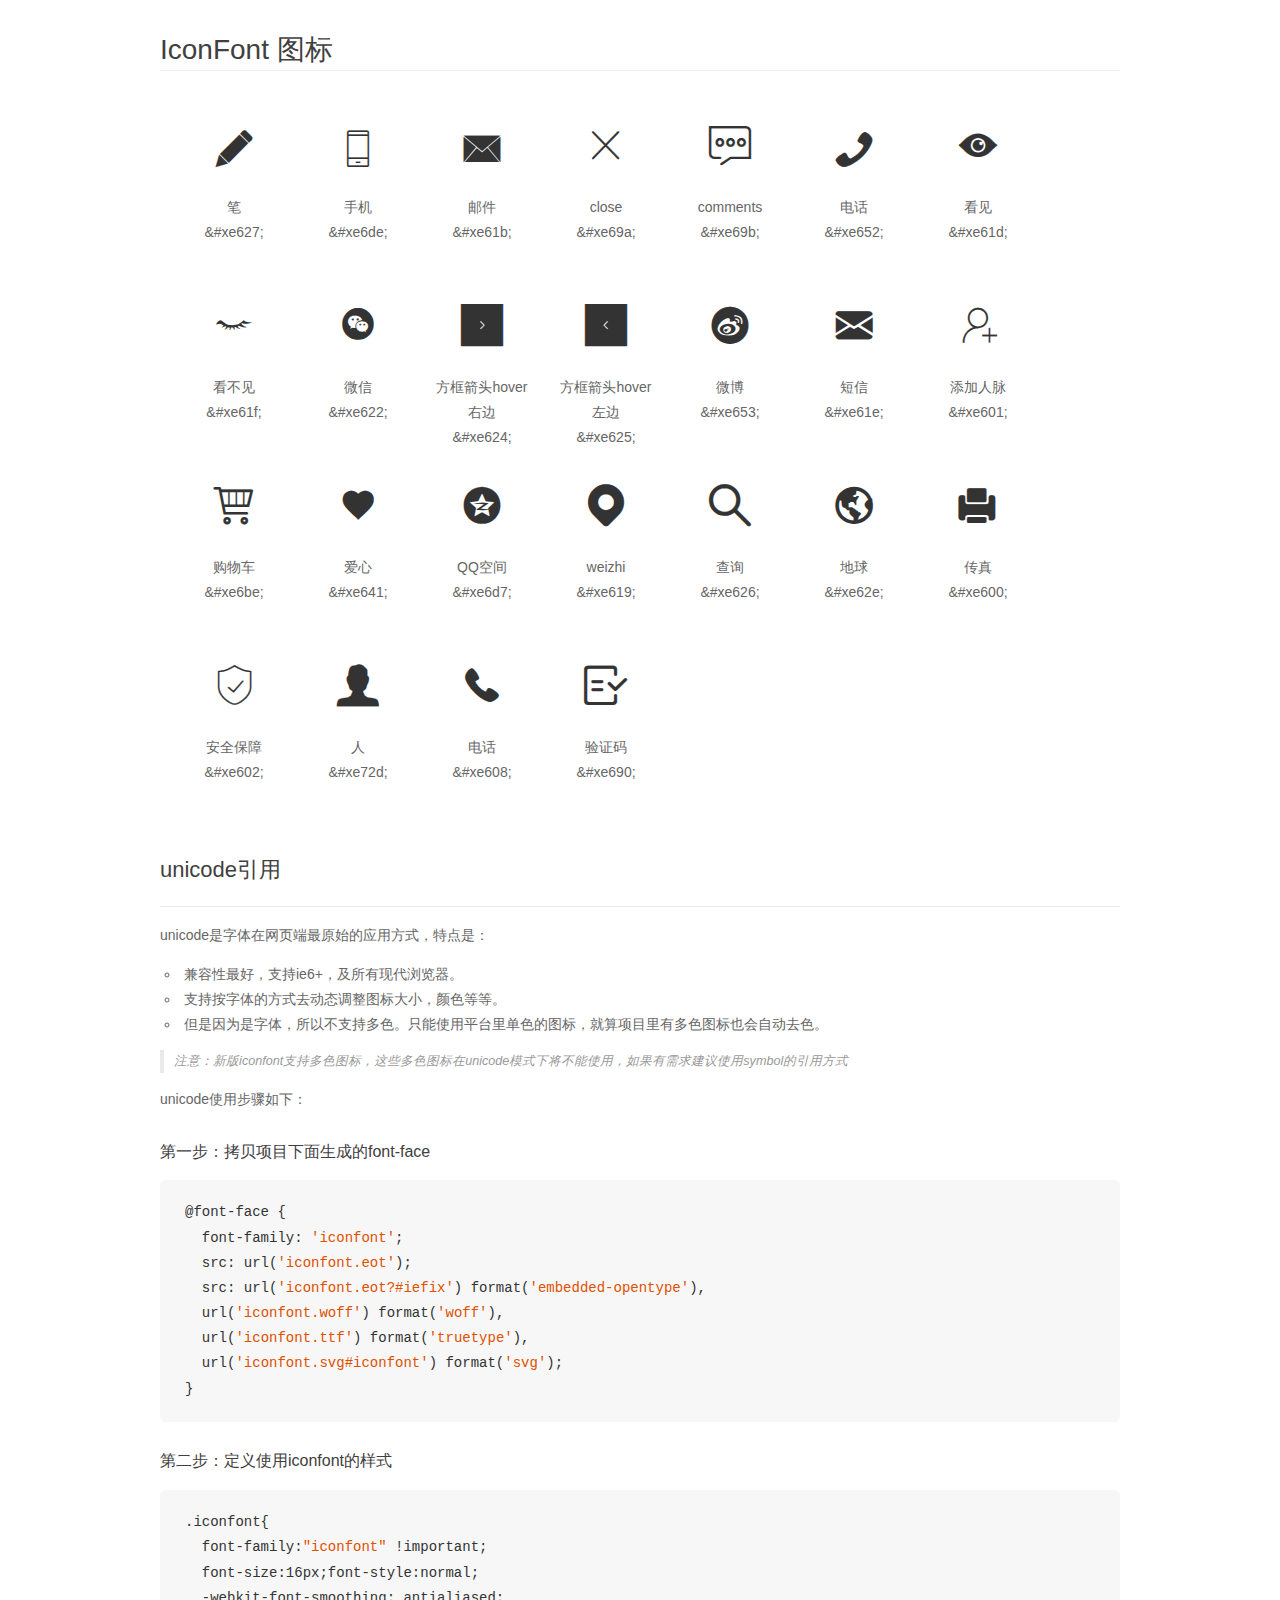
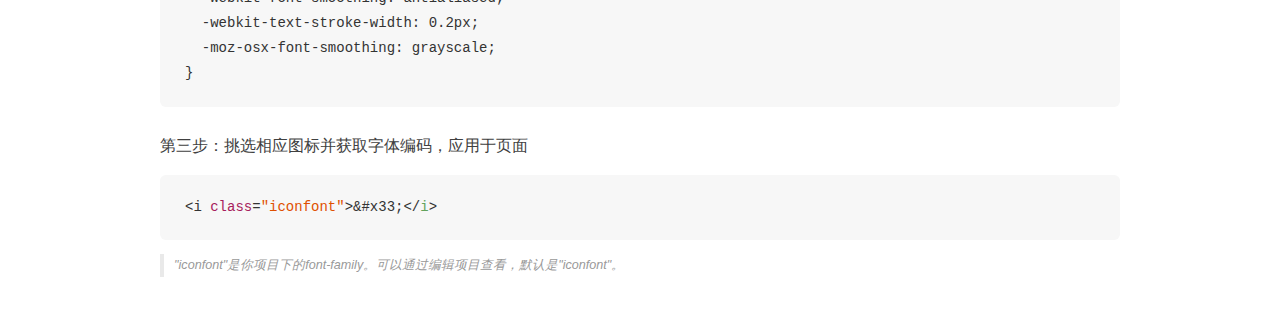
<file: 阿里云图标/font_455638_qtvr72z2sx2prpb9/demo_unicode.html>
<!DOCTYPE html>
<html>
<head>
    <meta charset="utf-8"/>
    <title>IconFont</title>
    <link rel="stylesheet" href="demo.css">

    <style type="text/css">

        @font-face {font-family: "iconfont";
          src: url('iconfont.eot'); /* IE9*/
          src: url('iconfont.eot#iefix') format('embedded-opentype'), /* IE6-IE8 */
          url('iconfont.woff') format('woff'), /* chrome, firefox */
          url('iconfont.ttf') format('truetype'), /* chrome, firefox, opera, Safari, Android, iOS 4.2+*/
          url('iconfont.svg#iconfont') format('svg'); /* iOS 4.1- */
        }

        .iconfont {
          font-family:"iconfont" !important;
          font-size:16px;
          font-style:normal;
          -webkit-font-smoothing: antialiased;
          -webkit-text-stroke-width: 0.2px;
          -moz-osx-font-smoothing: grayscale;
        }

    </style>
</head>
<body>
    <div class="main markdown">
        <h1>IconFont 图标</h1>
        <ul class="icon_lists clear">
            
                <li>
                <i class="icon iconfont">&#xe627;</i>
                    <div class="name">笔</div>
                    <div class="code">&amp;#xe627;</div>
                </li>
            
                <li>
                <i class="icon iconfont">&#xe6de;</i>
                    <div class="name">手机</div>
                    <div class="code">&amp;#xe6de;</div>
                </li>
            
                <li>
                <i class="icon iconfont">&#xe61b;</i>
                    <div class="name">邮件</div>
                    <div class="code">&amp;#xe61b;</div>
                </li>
            
                <li>
                <i class="icon iconfont">&#xe69a;</i>
                    <div class="name">close</div>
                    <div class="code">&amp;#xe69a;</div>
                </li>
            
                <li>
                <i class="icon iconfont">&#xe69b;</i>
                    <div class="name">comments</div>
                    <div class="code">&amp;#xe69b;</div>
                </li>
            
                <li>
                <i class="icon iconfont">&#xe652;</i>
                    <div class="name">电话</div>
                    <div class="code">&amp;#xe652;</div>
                </li>
            
                <li>
                <i class="icon iconfont">&#xe61d;</i>
                    <div class="name">看见</div>
                    <div class="code">&amp;#xe61d;</div>
                </li>
            
                <li>
                <i class="icon iconfont">&#xe61f;</i>
                    <div class="name">看不见</div>
                    <div class="code">&amp;#xe61f;</div>
                </li>
            
                <li>
                <i class="icon iconfont">&#xe622;</i>
                    <div class="name">微信</div>
                    <div class="code">&amp;#xe622;</div>
                </li>
            
                <li>
                <i class="icon iconfont">&#xe624;</i>
                    <div class="name">方框箭头hover右边</div>
                    <div class="code">&amp;#xe624;</div>
                </li>
            
                <li>
                <i class="icon iconfont">&#xe625;</i>
                    <div class="name">方框箭头hover左边</div>
                    <div class="code">&amp;#xe625;</div>
                </li>
            
                <li>
                <i class="icon iconfont">&#xe653;</i>
                    <div class="name">微博</div>
                    <div class="code">&amp;#xe653;</div>
                </li>
            
                <li>
                <i class="icon iconfont">&#xe61e;</i>
                    <div class="name">短信</div>
                    <div class="code">&amp;#xe61e;</div>
                </li>
            
                <li>
                <i class="icon iconfont">&#xe601;</i>
                    <div class="name">添加人脉</div>
                    <div class="code">&amp;#xe601;</div>
                </li>
            
                <li>
                <i class="icon iconfont">&#xe6be;</i>
                    <div class="name">购物车</div>
                    <div class="code">&amp;#xe6be;</div>
                </li>
            
                <li>
                <i class="icon iconfont">&#xe641;</i>
                    <div class="name">爱心</div>
                    <div class="code">&amp;#xe641;</div>
                </li>
            
                <li>
                <i class="icon iconfont">&#xe6d7;</i>
                    <div class="name">QQ空间</div>
                    <div class="code">&amp;#xe6d7;</div>
                </li>
            
                <li>
                <i class="icon iconfont">&#xe619;</i>
                    <div class="name">weizhi</div>
                    <div class="code">&amp;#xe619;</div>
                </li>
            
                <li>
                <i class="icon iconfont">&#xe626;</i>
                    <div class="name">查询</div>
                    <div class="code">&amp;#xe626;</div>
                </li>
            
                <li>
                <i class="icon iconfont">&#xe62e;</i>
                    <div class="name">地球</div>
                    <div class="code">&amp;#xe62e;</div>
                </li>
            
                <li>
                <i class="icon iconfont">&#xe600;</i>
                    <div class="name">传真</div>
                    <div class="code">&amp;#xe600;</div>
                </li>
            
                <li>
                <i class="icon iconfont">&#xe602;</i>
                    <div class="name">安全保障</div>
                    <div class="code">&amp;#xe602;</div>
                </li>
            
                <li>
                <i class="icon iconfont">&#xe72d;</i>
                    <div class="name">人</div>
                    <div class="code">&amp;#xe72d;</div>
                </li>
            
                <li>
                <i class="icon iconfont">&#xe608;</i>
                    <div class="name">电话</div>
                    <div class="code">&amp;#xe608;</div>
                </li>
            
                <li>
                <i class="icon iconfont">&#xe690;</i>
                    <div class="name">验证码</div>
                    <div class="code">&amp;#xe690;</div>
                </li>
            
        </ul>
        <h2 id="unicode-">unicode引用</h2>
        <hr>

        <p>unicode是字体在网页端最原始的应用方式，特点是：</p>
        <ul>
        <li>兼容性最好，支持ie6+，及所有现代浏览器。</li>
        <li>支持按字体的方式去动态调整图标大小，颜色等等。</li>
        <li>但是因为是字体，所以不支持多色。只能使用平台里单色的图标，就算项目里有多色图标也会自动去色。</li>
        </ul>
        <blockquote>
        <p>注意：新版iconfont支持多色图标，这些多色图标在unicode模式下将不能使用，如果有需求建议使用symbol的引用方式</p>
        </blockquote>
        <p>unicode使用步骤如下：</p>
        <h3 id="-font-face">第一步：拷贝项目下面生成的font-face</h3>
        <pre><code class="lang-js hljs javascript">@font-face {
  font-family: <span class="hljs-string">'iconfont'</span>;
  src: url(<span class="hljs-string">'iconfont.eot'</span>);
  src: url(<span class="hljs-string">'iconfont.eot?#iefix'</span>) format(<span class="hljs-string">'embedded-opentype'</span>),
  url(<span class="hljs-string">'iconfont.woff'</span>) format(<span class="hljs-string">'woff'</span>),
  url(<span class="hljs-string">'iconfont.ttf'</span>) format(<span class="hljs-string">'truetype'</span>),
  url(<span class="hljs-string">'iconfont.svg#iconfont'</span>) format(<span class="hljs-string">'svg'</span>);
}
</code></pre>
        <h3 id="-iconfont-">第二步：定义使用iconfont的样式</h3>
        <pre><code class="lang-js hljs javascript">.iconfont{
  font-family:<span class="hljs-string">"iconfont"</span> !important;
  font-size:<span class="hljs-number">16</span>px;font-style:normal;
  -webkit-font-smoothing: antialiased;
  -webkit-text-stroke-width: <span class="hljs-number">0.2</span>px;
  -moz-osx-font-smoothing: grayscale;
}
</code></pre>
        <h3 id="-">第三步：挑选相应图标并获取字体编码，应用于页面</h3>
        <pre><code class="lang-js hljs javascript">&lt;i <span class="hljs-class"><span class="hljs-keyword">class</span></span>=<span class="hljs-string">"iconfont"</span>&gt;&amp;#x33;<span class="xml"><span class="hljs-tag">&lt;/<span class="hljs-name">i</span>&gt;</span></span></code></pre>

        <blockquote>
        <p>"iconfont"是你项目下的font-family。可以通过编辑项目查看，默认是"iconfont"。</p>
        </blockquote>
    </div>


</body>
</html>
</file>
<file: css/index.css>
*{
	margin: 0;
	padding: 0;
	list-style: none;
}
body{
	font-family: "楷体";
	
}
.clear_both{
	clear: both;
}
.clear_both_20{
	clear: both;
	height: 20px;
}
.clear_both_50{
	clear: both;
	height: 50px;
}
.clear_both_29{
	clear: both;
	height: 29px;
}
.clear_both_80{
	clear: both;
	height: 80px;
}
.clear_both_110{
	clear: both;
	height: 110px;
}
.clear_line{
	clear: both;
	height: 29px;
	background: url(../images/next&prev_line.png) center repeat-x;
}
.show{
	display: block !important;
}
.white{
	color: white !important;
}

.danlan{
	background:#01c1cd!important;
	color: white!important;
}
.shenlan{
	background: #2999d6!important;
}
/*.huan{
	position: absolute;
	left: 0;
	top: -67px;
}*/
.youxia{
	
	height: 157px;

	position: fixed;
	right: 0;
	bottom: 20px;
	z-index: 99;
	display: none;
}
.shang{
	width: 50px;
	height: 50px;
	overflow: hidden;
	background: url(../images/scroll_top_bg.png) top;
	float: right;
	margin-right: 20px;
	margin-bottom: 20px;
	cursor: pointer;
}
.shang:hover{
	background: url(../images/scroll_top_bg.png) bottom;
	transition: all 0.5s;
}
.letter{
	width: 87px;
	height: 87px;
	background: url(../images/fixed_contactus.png) right center;
	cursor: pointer;
}
.letter:hover{
	width: 235px;
	transition: all 0.5s;
}
.part1{
	/*background: url(../images/banner01_bg.jpg) no-repeat center;*/
	background-image: url(../images/lol/picture_lol05.jpg);
	background-position: top;
	background-repeat: no-repeat;
	background-size: 100%;
	width: 100%;
	height: 593px;
	position: relative;
	overflow: hidden;
}
.part1 .wenzi{
	width: 1100px;
	height: 100%;
	/*background: yellow;*/
	margin: auto;
}
.wenzi_son{
	width: 100%;
	height: 100%;
	position: relative;
	display: none;
}
.wenzi_1_a{
	width: 638px;
	height: 70px;
	position: absolute;
	font-size: 30px;
	left: calc(50% - 323px);
	top: 117px;	
}
.wenzi_2_a{
	width: 545px;
	height: 36px;
	font-size: 30px;
	position: absolute;
	left: calc(50% - 272px);
	top: 226px;
}
.wenzi_3_a{
	width: 596px;
	height: 20px;
	font-size: 30px;
	position: absolute;
	left: calc(50% - 279px);
	top: 333px;
}
.wenzi_1_b{
	width: 638px;
	height: 70px;
	position: absolute;
	font-size: 30px;
	left: calc(50% - 362px);
	top: 160px;	
}
.wenzi_2_b{
	width: 545px;
	height: 36px;
	font-size: 30px;
	position: absolute;
	left: calc(50% - 272px);
	top: 255px;
}
.wenzi_3_b{
	width: 596px;
	height: 20px;
	font-size: 30px;
	position: absolute;
	left: calc(50% - 271px);
	top: 350px;
}

.wenzi_1_c{
	width: 638px;
	height: 70px;
	position: absolute;
	font-size: 30px;
	left: calc(50% - 319px);
	top: 160px;	
}
.wenzi_2_c{
	width: 545px;
	height: 36px;
	font-size: 30px;
	position: absolute;
	left: calc(50% - 272px);
	top: 255px;
}
.wenzi_3_c{
	width: 596px;
	height: 20px;
	font-size: 30px;
	position: absolute;
	left: calc(50% - 298px);
	top: 350px;
}

.lun,.lun2{
	width: 200px;
	height: 29px;
	/*background: yellow;*/
	position: absolute;
	left: calc(50% - 100px);
	
	background: url(../images/next&prev_line.png) center repeat-x;
}
.lun{
	top: 530px;
}
.float_left{
	float: left;
}
.lun_left,.lun_right{
	cursor: pointer;
	width: 29px;
	height: 29px;
}
.lun_left{
	background: url(../images/prev_jiantou.png);
}
.lun_left:hover{
	background: url(../images/prev_jiantou_hover.png);
}

.lun_right{
	background: url(../images/next_jiantou.png);
}
.lun_right:hover{
	background: url(../images/next_jiantou_hover.png);
}
.lun_middle{
	width: 70px;
	height: 20px;
	border-radius: 10px;
	background: white;
	text-align: center;
	line-height: 16px;
	margin-top: 5px;
	margin-left: 36px;
	margin-right: 36px;
}
.part2{
	width: 100%;
	overflow: hidden;
	background: #f1f2f6;
}
.part2_1{
	width: 100%;
	height: 58px;
	text-align: center;
	margin: 0 auto 50px;
}
.part2_2,.part3_1,.part4_2{
	text-align: center;
}
.de_1{
	font-size: 40px;
	color: #513a71;
}
.de_2{
	font-size: 20px;
	color: #513a71;
}
.part2_content,.part5_content,.part6_content{
	width: 1100px;
	height: 443px;
	/*background: yellow;*/
	margin: auto;
}
.part2_c_1{
	width: 22px;
    float: left;
    margin-top: 28px;
    position: relative;
}
.chanpin{
	width: 19px;
	height: 19px;
	position: absolute;
	left: 1px;
	overflow: hidden;
	opacity: 0;
	z-index: 4;
}
.yi{
	top: 0;
	opacity: 1;
}
.er{
	top:73px;
}
.chanpin_bai{
	width: 11px;
	height: 11px;
	position: absolute;
	left: 5px;
	top:77px;
	overflow: hidden;
	z-index: 3;
}
.chanpin_kong{
	width: 22px;
	height: 19px;
	background: #f1f2f6;
	position: absolute;
	left: 0px;
	top:73px;
	z-index: 2;
	overflow: hidden;
	
}
.san{
	top:146px
}
.si{
	top: 219px;
}
.wu{
	top: 292px;
}
.liu{
	top: 365px;
}
.part2_c_2{
	float: left;
	margin-left: 30px;
	margin-top: 2px;
	overflow: hidden;
	width: 370px;
	height: 436px;
}
.part2_c_2 img{
	width: 100%;
}
.part2_middle{
	display: none;
}
.part2_c_3{
	float: left;
	margin-left: 30px;
	width: 630px;
	height: 100%;
	/*background: yellow;*/
	position: relative;
}
.part2_c_3_son,.part3_c_3_son{
	width: 100%;
	height: 100%;
	position: relative;
	display: none;
}
.c_3_0{
	position: absolute;
	left: 0;
	top: 0;
	font-size: 28px;
	color: #513a71;
}
.c_3_1{
	height: 2px;
	width: 100%;
	padding-top: 52px;
	
}
.apen_line{
	width: 558px;
	height: 2px;
	background: url(../images/pen_line.png) no-repeat;
	position: relative;	
	overflow: visible !important;
}
.apen{
	width: 61px;
	height: 58px;	
	background: url(../images/pen_list.png) left;
	position: absolute;
	right: -52px;
	bottom: -5px;
}
.apen:hover{
	background-position: right;
}
.apen_1{
	width: 61px;
	height: 58px;	
	background: url(../images/pen.png);
	position: absolute;
	right: -52px;
	bottom: -5px;
}
.c_3_2{
	margin-top: 40px;
	margin-bottom: 40px;
}
.c_3_2_left{
	float: left;
	width: 96px;
	height: 96px;
	border-radius: 50%;
	overflow: hidden;
}
.c_3_2_left img{
	width: 100%;
}
.c_3_2_right{
	float: left;
	width: 510px;
	height: 100px;
	margin-left: 20px;
}
.c_3_2_right .a1{
	font-size: 20px;
	font-weight: 600;
}
.c_3_3{
	width: 100%;
	height: 29px;
	background: url(../images/next&prev_line.png) center repeat-x;
	position: absolute;
	left: 0px;
	top: 234px;
	z-index: 5;
}
.c_3_3_1{
	width: 29px;
	height: 29px;
	float: left;
	background: url(../images/prev_jiantou.png);
}
.c_3_3_1:hover{
	background: url(../images/prev_jiantou_hover.png);
}
.c_3_3_2{
	width: 29px;
	height: 29px;	
	float: right;
	background: url(../images/next_jiantou.png);
}
.c_3_3_2:hover{
	background: url(../images/next_jiantou_hover.png);
}
.c_3_4{
	margin-top: 20px;
	position: relative;
	height: 156px;
}
.c_3_4 .a3{
	position: absolute;
	right: 30px;
	bottom: 30px;
}
.yinhao_zuo1{
	position: absolute;
	right: 268px;
	bottom: 40px;
}
.yinhao_zuo2{
	position: absolute;
	right: 283px;
	bottom: 40px;
}
.yinhao_zuo3{
	position: absolute;
	right: 160px;
	bottom: 40px;
}
.yinhao_zuo4{
	position: absolute;
	right: 252px;
	bottom: 40px;
}
.yinhao_zuo5{
	position: absolute;
	right: 188px;
	bottom: 40px;
}
.yinhao_zuo6{
	position: absolute;
	right: 283px;
	bottom: 40px;
}
.yinhao_you{
	position: absolute;
	right: 12px;
	bottom: 14px;
}
.part3{
	width: 100%;
	height: 923px;
	background: url(../images/mokuai02_bg.jpg) center top no-repeat;
}
.jian_1{
	font-size: 40px;
	color: white;
}
.jian_2{
	font-size: 20px;
	color: white;
}
.yinhao_zuo7{
	position: absolute;
	right: 190px;
	bottom: 40px;	
}
.part4{
	width: 100%;
	
	background: #f1f2f6;
	position: relative;
}
.part4_1{
	width: 100%;
	text-align: center;
}
.part4_3{
	width: 1100px;
	margin: auto;
	
}
.show_1,.show_2,.show_3{
	width: 100%;
	height: 116px;
}
.show_1_1,.show_1_2,.show_1_3,.show_1_4,.show_1_5{
	float: left;
	height: 100%;
}
.show_1_1{
	font-size: 100px;
	line-height: 116px;
	color: #e2e3e8;
	margin-right: 20px;
}
.show_1_2{
	width: 212px;
}
.show_1_2_son{
	margin: 37px 0px;
}
.show_1_2_f{
	text-align: right;
}
.show_1_3{
	width: 116px;
	height: 116px;
	line-height: 116px;
	border-radius: 50%;
	margin: 0 57px 0 160px;
}
.show_1_3 img{
	width: 100%;
	vertical-align: middle;
}
.show_1_4{
	width: 300px;
	
}
.show_1_4_1{
	margin-top: 28px;
}
.show_1_5{
	width: 116px;
	/*margin: 0 39px;*/
}
.show_1_5_kuozhan{
	width: 67px;
	height: 67px;
	margin: 25px;
	overflow: hidden;
	position: relative;
	cursor: pointer;
}
.cha{
	position: absolute;
	left: 0;
	top: 0;	
}
.show_1 .cha{
	top: -67px;	
}
.hid_1{
	width: 100%;
	/*height: 300px;*/
	display: none;
}
.hid_1.h_show{
	display: block;
}
.most_wold{
	width: 800px;
	padding-top: 30px;
	padding-bottom: 30px;
    text-indent: 2em;
	/*background: red;*/
	margin: auto;
}
.long_line{
	width: 100%;
	height: 2px;
	background: url(../images/next&prev_line.png) center repeat-x;
}
.part4_last{
	width: 100%;
	height: 368px;
	position: relative;
	overflow: hidden;
	/*background: yellow;*/
}
.part4_la_son{
	width: 206%;
	height: 100%;
	position: absolute;
	left: 0;
	top: 0;
}
.la{
	width: 518px;
	height: 181px;
	/*background: blue;*/
	float: left;
	border: 1px solid #dfe0e2;
	position: relative;
}
.fir{
	margin-right: 60px;
}
.touxiang{
	position: absolute;
	top: -80px;
	left: 20px;
	width: 156px;
	height: 156px;
	border-radius: 50%;
	overflow: hidden;
}
.touxiang img{
	width: 100%;
}
.la_left{
	text-align: center;
	width: 196px;
}
.la_left_1{
	font-size: 18px;
}
.la_right{
	width: 40px;
	height: 183px;
	overflow: hidden;
	position: relative;
	text-align: center;
}
.k_1{
	background: url(../images/team_contact.png) center -31px no-repeat #2999d6;
}
.k_1:hover{
	background: url(../images/team_contact.png) center -31px no-repeat orangered;
}
.k_2{
	background: url(../images/team_contact.png) center -78px no-repeat #2999d6;
}
.k_2:hover{
	background: url(../images/team_contact.png) center -78px no-repeat orangered;
}

.k_3{
	background: url(../images/team_contact.png) center -127px no-repeat #2999d6;
}
.k_3:hover{
	background: url(../images/team_contact.png) center -127px no-repeat orangered;
}
.k_4{
	background: url(../images/team_contact.png) center -169px no-repeat #2999d6;
}
.k_4:hover{
	background: url(../images/team_contact.png) center -169px no-repeat orangered;
}
.la_right_fang{
	width: 40px;
	height: 25%;
	cursor: pointer;
}
.team_con{
	position: absolute;
	left: 8px;
	top: -30px;
}
.la_middle{
	width: 282px;
	height: 100%;
	/*background: pink*/;
}
.jianli{
	padding: 20px;
	height: 141px;
	/*background: paleturquoise*/;
}
.lol_zhubo{
	height: 90px;
}
.youxiang {
	width: 240px;
	height: 40px;
	background: #dfe0e2;
	
}
.you_tu{
	float: left;
	width: 40px;
	height: 40px;
	background: #c1c2bd;
	position: relative;
	overflow: hidden;
}
.you_fa{
	width: 200px;
	height: 40px;
	float: left;
	/*background: greenyellow;*/
	text-align: center;
	line-height: 40px;
	cursor: pointer;
}
.you_fa:hover{
	background: #84867e;
	color: white;
}
.team_con_tu{
	position: absolute;
	left: 10px;
	top: 13px;
}
.lun2{
	bottom: 30px;
}
.part5{
	width: 100%;
	height: 776px;
	overflow: hidden;
}
.false_top,.false_bottom{
	width: 100%;
	text-align: center;
}
.part5_content{
	position: relative;
	height: 456px;
}
.part5_c_1{
	width: 50%;
	float: left;
	height: 443px;
	/*background: yellow;*/
}
.part5_wen{
	text-align: center;
}
.xiao_wen{
	font-size: 25px;
}
.shangbiao{
	width: 100%;
	height: 300px;
	/*background: green;*/
}
.shangbiao ul{
	width: 100%;
	height: 100%;
}
.shangbiao ul li{
	float: left;
	width: 181px;
	height: 150px;
	line-height: 150px;
	text-align: center;
}
.shangbiao ul li img{
	vertical-align: middle;
}
.shangbiao ul li img:hover{
	opacity: 0.9;
}
.shuxian{
	height: 360px;
	border-right: 1px solid black;
	position: absolute;
	left: 50%;
	top: 0;
}
.part6{
	width: 100%;
	background: #f1f2f6;
}
.person{
	width: 100%;
	height: 40px;
	margin-bottom: 40px;
}
.per_name,.per_youxiang,.per_tel{
	width: 333px;
	height: 40px;
	background: white;
	float: left;
	margin-right: 50px;
}
.per_biao{
	width: 40px;
	height: 40px;
	float: left;
	text-align: center;
	line-height: 40px;
	background: #c1c2bd;
	color: #513a71;
}
.per_biao_1{
	width: 40px;
	height: 200px;
	text-align: center;
	line-height: 40px;
	float: left;
	background: #c1c2bd;
	color: #513a71;
}
.part6_content{
	height: 600px;
	position: relative;
}
.lol_title1{
	position: absolute;
	left: 0;
	top: -172px;
	height: 170px;
}
.lol_title2{
	position: absolute;
	right: 0;
	top: -172px;
	height: 170px;
}
.per_tel{
	margin-right: 0!important;
}
.per_liuyan{
	width: 100%;
	height: 200px;
	/*background: yellow;*/
}
.per_pen{
	height: 200px;
	width: 716px;
	float: left;
	/*background: blue;*/
}
#p_name,#p_youxiang,#p_tel{
	width: 283px;
	height: 40px;
	float: left;
	/*background: yellow;*/
    outline: none;
    border: none;
    padding-left: 10px;
}
#p_fasong{
	width: 293px;
	height: 40px;
	float: left;
	/*background: yellow;*/
    outline: none;
    border: none;
    padding-left: 10px;
	color: white;
}
#p_fasong:hover{
	font-weight: 600;
	color: #e9c06c;
}
#p_liuyan{
	width: 656px;
	height: 180px;
	float: left;
	/*background: pink;*/
    outline: none;
    border: none;
    padding: 10px;

}

.liu_shuo{
	width: 333px;
	height: 200px;
	/*background: red;*/
	float: left;
	margin-left: 50px;
}
.little_wen{
	width: 100%;
	height: 60px;
	/*background: blueviolet;*/
	font-size: 14px;
}
.little_wen span{
	color: red;
}
.zhong_wen{
	width: 100%;
	height: 100px;
	/*background: paleturquoise;*/
	font-size: 18px;
}
.guan_lian{
	width: 100%;
	height: 140px;
	/*background: yellow;*/
	margin: 80px auto;
}
.dizhi{
	float: left;
	width: 33.3%;
	height: 100%;
	/*background: red;*/
}
.dizhi_de{
	float: left;
}
.dizhi_tu1,.dizhi_tu2,.dizhi_tu3{
	width: 101px;
	height: 101px;
	float: left;
	margin-right: 25px;
	overflow: hidden;
	border-radius: 50%;
	
}
.dizhi_tu1{
	background: url(../images/lol/picture_TM2.png) center no-repeat #c9f4f7;
	background-size: 105px;
}
.dizhi_tu2{
	background: url(../images/lol/picture_TM3.png) center no-repeat #c9f4f7;
	background-size: 101px;
}
.dizhi_tu3{
	background: url(../images/lol/picture_TM4.png) center no-repeat #c9f4f7;
	background-size: 81px;
}
.op{
	margin: 10px auto;
}
.op1{
	margin: 30px auto;
}
.part7{
	width: 100%;
	height: 800px;
	margin: auto;
	
}
.part7_fa{
	width: 100%;
	position: relative;
}
</file>
<file: 阿里云图标/font_455638_qtvr72z2sx2prpb9/iconfont.css>
@font-face {font-family: "iconfont";
  src: url('iconfont.eot?t=1513930070248'); /* IE9*/
  src: url('iconfont.eot?t=1513930070248#iefix') format('embedded-opentype'), /* IE6-IE8 */
  url('[data-uri]') format('woff'),
  url('iconfont.ttf?t=1513930070248') format('truetype'), /* chrome, firefox, opera, Safari, Android, iOS 4.2+*/
  url('iconfont.svg?t=1513930070248#iconfont') format('svg'); /* iOS 4.1- */
}

.iconfont {
  font-family:"iconfont" !important;
  font-size:16px;
  font-style:normal;
  -webkit-font-smoothing: antialiased;
  -moz-osx-font-smoothing: grayscale;
}

.icon-bi:before { content: "\e627"; }

.icon-shouji:before { content: "\e6de"; }

.icon-youjian:before { content: "\e61b"; }

.icon-close:before { content: "\e69a"; }

.icon-comments:before { content: "\e69b"; }

.icon-dianhua1:before { content: "\e652"; }

.icon-202:before { content: "\e61d"; }

.icon-203:before { content: "\e61f"; }

.icon-bd_weixin:before { content: "\e622"; }

.icon-arrow_square_on_right:before { content: "\e624"; }

.icon-arrow_square_on_left:before { content: "\e625"; }

.icon-weibo-copy:before { content: "\e653"; }

.icon-duanxin:before { content: "\e61e"; }

.icon-tianjiarenmai:before { content: "\e601"; }

.icon-gouwuche:before { content: "\e6be"; }

.icon-aixin:before { content: "\e641"; }

.icon-QQkongjian:before { content: "\e6d7"; }

.icon-weizhi:before { content: "\e619"; }

.icon-chaxun:before { content: "\e626"; }

.icon-diqiu:before { content: "\e62e"; }

.icon-chuanzhen:before { content: "\e600"; }

.icon-anquanbaozhang:before { content: "\e602"; }

.icon-ren:before { content: "\e72d"; }

.icon-dianhua:before { content: "\e608"; }

.icon-yanzhengma-copy:before { content: "\e690"; }
</file>
<file: css/about.css>
* {
	margin: 0;
	padding: 0;
	list-style: none;
}

div {
	font-family: "楷体";
}

p {
	font-family: "楷体";
}
.clear_both_80 {
	clear: both;
	height: 80px;
}

.show {
	display: inline-block !important;
}

#menu {
	position: fixed;
	left: 0px;
	top: 0px;
	z-index: 70;
	background: url(../images/aboutxiaoniao/beader_bg.jpg) center;
	background-size: cover;
	width: 100%;
	height: 60px;
}

.menu_content {
	width: 1100px;
	height: 100%;
	margin: auto;
}

.menu_logo {
	float: left;
	margin-right: 60px;
	height: 60px;
}
.menu_logo img{
	height: 100%;
}
#menu ul {
	width: 880px;
	height: 100%;
	margin: auto;
}

#menu ul li {
	height: 100%;
	line-height: 60px;
	float: left;
	margin: 0 10px 0 0;
	font-size: 16px;
}

.xiaodian {
	position: absolute;
	left: calc(50% - 2px);
	bottom: calc(50% - 20px);
	display: none;
}
.active .xiaodian{ display: inline-block;}
/*.xiaodian.active{
	display: inline-block;
}*/
#menu a {
	float: left;
	padding: 0px 20px;
	/*background-color: #fff;*/
	color: #c3bfbf;
	text-decoration: none;
	position: relative;
}

#menu .active a {
	color: #fff;
	/*background-color: #333;*/
}

.section {
	text-align: center;
	font: 50px "Microsoft Yahei";
	color: #fff;
	
}
.lol_back{
	background: url(../images/lol/lol_back2.jpg) center 0% no-repeat;
}
.zhuan {
	height: 300px;
}

.zhuan img {
	height: 100%;
}

.se_content,
.se_content_1,
.se_content_2 {
	width: 1100px;
	/*height: 100%;*/
	margin: auto;
	text-align: center;
}

.next_down {
	width: 58px;
	height: 58px;
	margin: 50px auto 50px;
	position: relative;
	overflow: hidden;
	cursor: pointer;
	display: block;
}

.next_down:hover .n_down {
	top: 0;
}

.n_down {
	position: absolute;
	left: 0;
	top: -58px;
}

.controlArrow {
	width: 58px;
	height: 58px;
	border-style: none;
}

.controlArrow.prev,
.controlArrow.next {
	width: 58px;
}

.prev {
	background: url(../images/aboutxiaoniao/goleft.png) left;
}

.prev:hover {
	background-position: right;
}

.next {
	background: url(../images/aboutxiaoniao/goright.png) right;
}

.next:hover {
	background-position: left;
}

.se_content_1 {
	color: #221236;
}

.gaishu {
	width: 484px;
	margin: 0 auto 20px;
	font-size: 16px;
	position: relative;
}
.lingtu1{
	width: 620px;
	margin: auto;
}
.lingtu1 img{
	width: 250px;
	height: 125px;
	margin: 20px;
}
.lingtu2 img{
	width: 300px;
	cursor: pointer;
}
.slide{
	position: relative;
}
.cover{
	width: 100%;
	height: 100%;
	position: fixed;
	left: 0;
	top: 0;
	background: #000000c4;
	z-index: 99;
	display: none;
}
.cover_son{
	width: 100%;
	height: 100%;
	position: relative;
}
.cover_tu{
	display: inline-block;
	position: absolute;
	width: 599px;
	height: 374px;
	padding: 20px;
	left: calc(50% - 320px);
	top: calc(50% - 207px);
	background: white;
	margin: auto;
}
.quxiao{
	width: 40px;
	height: 40px;
	border-radius: 50%;
	background: #b5f7ff;
	position: absolute;
	left: calc(50% + 300px);
	top: calc(50% - 227px);
	color: black;
	text-align: center;
	line-height: 16px;
	cursor: pointer;
}
.lingtu3{
	width: 680px;
	margin: auto;
	font-size: 30px;
}
.lingtu3 li{
	float: left;
}
.lingtu3 img{
	width: 300px;
	height: 139px;
	margin: 20px;
}

.yin2_zuo,
.yin3_zuo {
	position: absolute;
	left: -20px;
	top: -20px;
}

.yin2_you,
.yin3_you {
	position: absolute;
	right: -20px;
	bottom: -20px;
}

.bird_title {
	/*margin-top: 40px;*/
}

.gaishu_1 {
	width: 700px;
	margin: auto;
	position: relative;
}

.gaishu_3 {
	width: 900px;
	background: rgba(0, 0, 0, 0.63);
	margin: auto;
	position: relative;
}
.lol_back1{
	background: url(../images/lol/lol_back3.jpg) 0% center;
}
.gaishu_2,
.gaishu_4 {
	width: 700px;
	margin: auto;
	font-size: 16px;
	text-indent: 2em;
	line-height: 23px;
	margin-bottom: 40px;
}

.gaishu_4 {
	
	line-height: 36px;
	text-align: left;
	height: 396px;
	overflow: hidden;
	width: 700px;
	position: relative;
}
.couple{
	width: 675px;
	text-align: center;
}
.gaishu_1_1 {
	height: 99px;
	margin-bottom: 20px;
}

.se_content_2 {
	color: black;
}

.a_a {
	float: left;
	margin-right: 55px;
	height: 99px;
}

.a_b {
	float: left;
	height: 99px;
	text-align: left;
}

.a_b_1 {
	font-size: 20px;
	margin-top: 27px;
}

.a_b_2 {
	font-size: 16px;
}

.a_b_3 {
	margin-top: 30px;
	font-size: 20px;
}

.slide3_title {
	font-size: 30px;
	width: 275px;
	margin: 20px auto;
	position: relative;
}

.jiazhi_tit {
	font-size: 32px;
	margin-top: 40px;
}

.jiazi_1 {
	position: absolute;
	left: 0;
	top: 0;
}

.jiazi_2 {
	position: absolute;
	right: 0;
	top: 0;
}

.jiazi_3 {
	position: absolute;
	left: 0;
	bottom: 0;
}

.jiazi_4 {
	position: absolute;
	right: 0;
	bottom: 0;
}

.jiazhi_num {
	width: 860px;
	height: 342px;
}

.jiazhi_num li {
	width: 350px;
	height: 74px;
	float: left;
	font-size: 16px;
	margin: 20px 40px;
}

.quanquan {
	width: 74px;
	height: 74px;
	background: url(../images/aboutxiaoniao/jiazhi_quanquan.png);
	line-height: 74px;
	text-align: center;
	/*font-size: 16px;*/
	float: left;
}

.quan_wen {
	padding: 18px 0px;
	width: 256px;
	margin-left: 20px;
	float: left;
	text-align: left;
	font-size: 28px;
	color: #00ffe9;
}
/*介绍文字切换*/
.qief{
	width: 1440px;
	height: 396px;
	position: absolute;
	left: 0;
	top: 0;
}
.qief_1{
	float: left;
	height: 396px;
	width: 700px;
	margin-right: 20px;
    background: url(../images/aboutxiaoniao/xuxian_bg.png);
    position: relative;
}
.couple1{
	position: absolute;
	right: 0;
	bottom: 0;
	height: 143px;
}
.couple2{
	position: absolute;
	right: 0;
	bottom: 0;
	height: 166px;
}
/**/
.qie_s{
	width: 176px;
	height: 8px;
	margin: auto;
}
.qie{
	width: 78px;
	height: 8px;
	background: url(../images/aboutxiaoniao/xiaoniaoyun_btn.png) bottom;
	float: left;
	margin: 0 5px;
	overflow: hidden;
}
.qie1{
	width: 78px;
	height: 8px;	
	background: url(../images/aboutxiaoniao/xiaoniaoyun_btn.png) top;
	margin-left: 78px;	
	transition: 0.5s;
	/*这个transition要放在打得里面，保证不管有没有change这个class都能进行动画*/
}
.qie2{
	width: 78px;
	height: 8px;	
	background: url(../images/aboutxiaoniao/xiaoniaoyun_btn.png) top;
	margin-left: -78px;	
	transition: 0.5s;
}
.qie.change .qie1{
	margin-left: 0;
	
}
.qie.change .qie2{
	margin-left: 0;
}
/*二维码*/
.erweima{
	background: url(../images/aboutxiaoniao/appcontacts_bg.gif) center;
}
.gaishu_5 {
	width: 780px;
	margin: 65px auto 0;
	/*position: relative;*/
	height: 460px;
	/*background: yellow;*/
}
.xiazai{
	width: 780px;
	height: 280px;
	/*background: red;*/
}
.kefu{
	width: 780px;
	height: 160px;
	
}
.ma_tu{
	float: left;
	width: 280px;
	height: 280px;
}
.ma_tu img{
	width: 100%;
}
.ma_tu1{
	float: left;
	width: 337px;
	height: 280px;
}

.app_xiazai{
	width: 250px;
	height: 280px;
	line-height: 280px;
	float: left;
	font-size: 26px;
}
.kefu_mm{
	width: 400px;
	height: 160px;
	float: left;
	
	margin-left: 20px;
	color: #221236;
	text-align: left;
	font-size: 16px;
	position: relative;
}
.lian_mm{
	font-size: 24px;
	font-weight: 600;
}
.kefu_line{
	background: url(../images/aboutxiaoniao/contacts_line.png) no-repeat ;
	height: 6px;
}
.kf{
	margin: 10px auto;
}
</file>
<file: css/footer.css>
*{
	margin: 0;
	padding: 0;
	list-style: none;
}
#footer{
	background: url(../images/lol/foot.jpg) no-repeat center;
	width: 100%;
	height: 103px;
	padding: 30px 0;
	font: normal 12px/1.6em Microsoft YaHei,Tahoma,simsun;
}
#footer a{
	text-decoration: none;
}
.footer{ padding:30px 0; zoom: 1;}
.footer-inner{  width: 1100px; zoom:1; color:#A5A5A5; margin: auto;}
.footer-flst{ float: right}
.footer .c4F6{color:#568193}
.footer .plr10{padding:0 5px}
.footer .f9{font-size:11px;color:#568193}
.footer li.f9{color:#415967}
</file>
<file: css/header.css>
*{
	margin: 0px;
	padding: 0px;
	list-style: none;
}
/*body{
	font:12px/180% Arial,Lucida,Verdana,"宋体",Helvetica,sans-serif;
}
body,div,dl,dt,dd,ul,ol,li,h1,h2,h3,h4,h5,h6,pre,form,fieldset,input,textarea,p,blockquote,th,td,img {padding:0;margin:0;}*/
#header{
	background: #111111;
	width: 100%;
	height: 120px;
}
.header_fa{
	width: 1100px;
	height: 120px;
	margin: auto;
}
#logo{
	float: left;
	width: 210px;
	height: 120px;
	overflow: hidden;
}
#logo img{
	
	height: 100%;
}
.header_fa ul{	
	height: 120px;
	line-height: 120px;
	color: white;
	float: left;
	font-family: STKaiti, KaiTi_GB2312, "华文楷体", "宋体", Arial, Helvetica, sans-serif;
    font-size: 18px;
    margin-left: 100px;
}
.header_fa ul li{
	float: left;
	margin-right: 30px;	
	position: relative;
}
.header_fa ul li a{
	text-decoration: none;
	color: white;
}
.xiala li a{
	width: 100%;
	height: 100%;
}
.tou_la{
	position: relative;
}
.header_fa ul li .dian{
	position: absolute;
	left: calc(50% - 2px);
	bottom: -10px;
}
.header_fa ul li .xiajiantou{
	vertical-align: text-bottom;
}
.hid{
	display: none;
}
.header_fa ol{
	
	position: absolute;
	left: -10px;
	bottom: -105px;
	z-index: 10;
	display: none;
}

.header_fa ol li{
	width: 140px;
	height: 30px;
	line-height: 30px;
	color: white;
	font-size: 16px;
	overflow: hidden;
	background: rgba(0,0,0,0.6);
	padding-left: 12px;
	cursor: pointer;
	position: relative;
	
	
}

.nav_li{
	width: 5px;
	height: 8px;
	position: absolute;
	right: 155px;
	top: 11px;
	background: url(../images/nav_li_bg.png);
}
</file>
<file: 阿里云图标/font_455638_qtvr72z2sx2prpb9/demo.css>
*{margin: 0;padding: 0;list-style: none;}
/*
KISSY CSS Reset
理念：1. reset 的目的不是清除浏览器的默认样式，这仅是部分工作。清除和重置是紧密不可分的。
2. reset 的目的不是让默认样式在所有浏览器下一致，而是减少默认样式有可能带来的问题。
3. reset 期望提供一套普适通用的基础样式。但没有银弹，推荐根据具体需求，裁剪和修改后再使用。
特色：1. 适应中文；2. 基于最新主流浏览器。
维护：玉伯<lifesinger@gmail.com>, 正淳<ragecarrier@gmail.com>
 */

/** 清除内外边距 **/
body, h1, h2, h3, h4, h5, h6, hr, p, blockquote, /* structural elements 结构元素 */
dl, dt, dd, ul, ol, li, /* list elements 列表元素 */
pre, /* text formatting elements 文本格式元素 */
form, fieldset, legend, button, input, textarea, /* form elements 表单元素 */
th, td /* table elements 表格元素 */ {
  margin: 0;
  padding: 0;
}

/** 设置默认字体 **/
body,
button, input, select, textarea /* for ie */ {
  font: 12px/1.5 tahoma, arial, \5b8b\4f53, sans-serif;
}
h1, h2, h3, h4, h5, h6 { font-size: 100%; }
address, cite, dfn, em, var { font-style: normal; } /* 将斜体扶正 */
code, kbd, pre, samp { font-family: courier new, courier, monospace; } /* 统一等宽字体 */
small { font-size: 12px; } /* 小于 12px 的中文很难阅读，让 small 正常化 */

/** 重置列表元素 **/
ul, ol { list-style: none; }

/** 重置文本格式元素 **/
a { text-decoration: none; }
a:hover { text-decoration: underline; }


/** 重置表单元素 **/
legend { color: #000; } /* for ie6 */
fieldset, img { border: 0; } /* img 搭车：让链接里的 img 无边框 */
button, input, select, textarea { font-size: 100%; } /* 使得表单元素在 ie 下能继承字体大小 */
/* 注：optgroup 无法扶正 */

/** 重置表格元素 **/
table { border-collapse: collapse; border-spacing: 0; }

/* 清除浮动 */
.ks-clear:after, .clear:after {
  content: '\20';
  display: block;
  height: 0;
  clear: both;
}
.ks-clear, .clear {
  *zoom: 1;
}

.main {
  padding: 30px 100px;
width: 960px;
margin: 0 auto;
}
.main h1{font-size:36px; color:#333; text-align:left;margin-bottom:30px; border-bottom: 1px solid #eee;}

.helps{margin-top:40px;}
.helps pre{
  padding:20px;
  margin:10px 0;
  border:solid 1px #e7e1cd;
  background-color: #fffdef;
  overflow: auto;
}

.icon_lists{
  width: 100% !important;

}

.icon_lists li{
  float:left;
  width: 100px;
  height:180px;
  text-align: center;
  list-style: none !important;
}
.icon_lists .icon{
  font-size: 42px;
  line-height: 100px;
  margin: 10px 0;
  color:#333;
  -webkit-transition: font-size 0.25s ease-out 0s;
  -moz-transition: font-size 0.25s ease-out 0s;
  transition: font-size 0.25s ease-out 0s;

}
.icon_lists .icon:hover{
  font-size: 100px;
}



.markdown {
  color: #666;
  font-size: 14px;
  line-height: 1.8;
}

.highlight {
  line-height: 1.5;
}

.markdown img {
  vertical-align: middle;
  max-width: 100%;
}

.markdown h1 {
  color: #404040;
  font-weight: 500;
  line-height: 40px;
  margin-bottom: 24px;
}

.markdown h2,
.markdown h3,
.markdown h4,
.markdown h5,
.markdown h6 {
  color: #404040;
  margin: 1.6em 0 0.6em 0;
  font-weight: 500;
  clear: both;
}

.markdown h1 {
  font-size: 28px;
}

.markdown h2 {
  font-size: 22px;
}

.markdown h3 {
  font-size: 16px;
}

.markdown h4 {
  font-size: 14px;
}

.markdown h5 {
  font-size: 12px;
}

.markdown h6 {
  font-size: 12px;
}

.markdown hr {
  height: 1px;
  border: 0;
  background: #e9e9e9;
  margin: 16px 0;
  clear: both;
}

.markdown p,
.markdown pre {
  margin: 1em 0;
}

.markdown > p,
.markdown > blockquote,
.markdown > .highlight,
.markdown > ol,
.markdown > ul {
  width: 80%;
}

.markdown ul > li {
  list-style: circle;
}

.markdown > ul li,
.markdown blockquote ul > li {
  margin-left: 20px;
  padding-left: 4px;
}

.markdown > ul li p,
.markdown > ol li p {
  margin: 0.6em 0;
}

.markdown ol > li {
  list-style: decimal;
}

.markdown > ol li,
.markdown blockquote ol > li {
  margin-left: 20px;
  padding-left: 4px;
}

.markdown code {
  margin: 0 3px;
  padding: 0 5px;
  background: #eee;
  border-radius: 3px;
}

.markdown pre {
  border-radius: 6px;
  background: #f7f7f7;
  padding: 20px;
}

.markdown pre code {
  border: none;
  background: #f7f7f7;
  margin: 0;
}

.markdown strong,
.markdown b {
  font-weight: 600;
}

.markdown > table {
  border-collapse: collapse;
  border-spacing: 0px;
  empty-cells: show;
  border: 1px solid #e9e9e9;
  width: 95%;
  margin-bottom: 24px;
}

.markdown > table th {
  white-space: nowrap;
  color: #333;
  font-weight: 600;

}

.markdown > table th,
.markdown > table td {
  border: 1px solid #e9e9e9;
  padding: 8px 16px;
  text-align: left;
}

.markdown > table th {
  background: #F7F7F7;
}

.markdown blockquote {
  font-size: 90%;
  color: #999;
  border-left: 4px solid #e9e9e9;
  padding-left: 0.8em;
  margin: 1em 0;
  font-style: italic;
}

.markdown blockquote p {
  margin: 0;
}

.markdown .anchor {
  opacity: 0;
  transition: opacity 0.3s ease;
  margin-left: 8px;
}

.markdown .waiting {
  color: #ccc;
}

.markdown h1:hover .anchor,
.markdown h2:hover .anchor,
.markdown h3:hover .anchor,
.markdown h4:hover .anchor,
.markdown h5:hover .anchor,
.markdown h6:hover .anchor {
  opacity: 1;
  display: inline-block;
}

.markdown > br,
.markdown > p > br {
  clear: both;
}


.hljs {
  display: block;
  background: white;
  padding: 0.5em;
  color: #333333;
  overflow-x: auto;
}

.hljs-comment,
.hljs-meta {
  color: #969896;
}

.hljs-string,
.hljs-variable,
.hljs-template-variable,
.hljs-strong,
.hljs-emphasis,
.hljs-quote {
  color: #df5000;
}

.hljs-keyword,
.hljs-selector-tag,
.hljs-type {
  color: #a71d5d;
}

.hljs-literal,
.hljs-symbol,
.hljs-bullet,
.hljs-attribute {
  color: #0086b3;
}

.hljs-section,
.hljs-name {
  color: #63a35c;
}

.hljs-tag {
  color: #333333;
}

.hljs-title,
.hljs-attr,
.hljs-selector-id,
.hljs-selector-class,
.hljs-selector-attr,
.hljs-selector-pseudo {
  color: #795da3;
}

.hljs-addition {
  color: #55a532;
  background-color: #eaffea;
}

.hljs-deletion {
  color: #bd2c00;
  background-color: #ffecec;
}

.hljs-link {
  text-decoration: underline;
}

pre{
  background: #fff;
}
</file>
